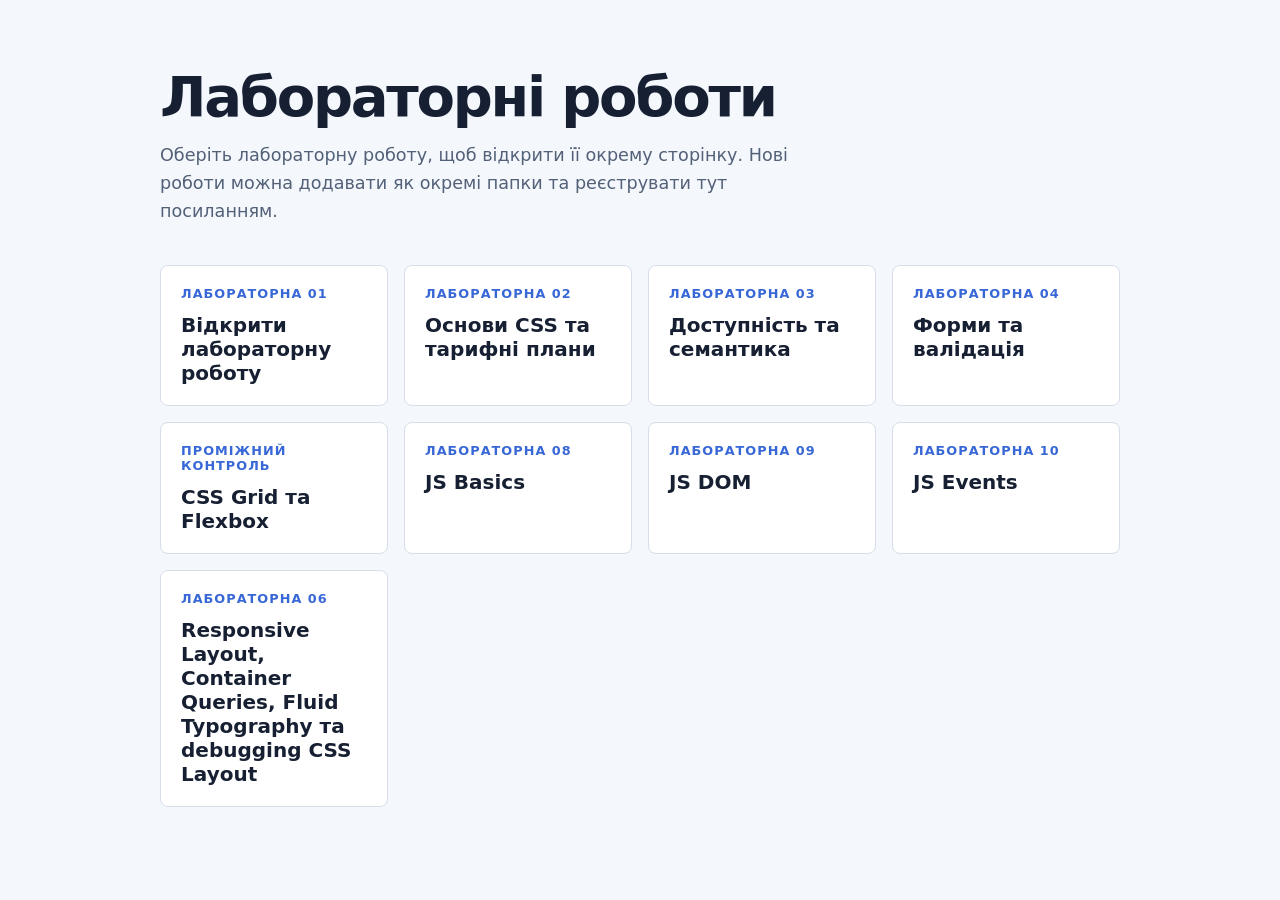
<file: index.html>
<!doctype html>
<html lang="uk">
  <head>
    <meta charset="utf-8" />
    <meta name="viewport" content="width=device-width, initial-scale=1" />
    <meta name="description" content="Навігація лабораторними роботами з веброзробки." />
    <title>Лабораторні роботи | Web Labs</title>
    <style>
      :root {
        color: #172033;
        background: #f4f7fb;
        font-family:
          system-ui,
          -apple-system,
          BlinkMacSystemFont,
          'Segoe UI',
          sans-serif;
      }

      body {
        margin: 0;
      }

      main {
        width: min(100% - 2rem, 60rem);
        margin: 0 auto;
        padding: 4rem 0;
      }

      h1 {
        margin: 0 0 0.75rem;
        font-size: clamp(2rem, 5vw, 3.5rem);
        letter-spacing: -0.04em;
      }

      .intro {
        max-width: 42rem;
        margin: 0 0 2.5rem;
        color: #526078;
        font-size: 1.1rem;
        line-height: 1.6;
      }

      .labs {
        display: grid;
        grid-template-columns: repeat(auto-fit, minmax(14rem, 1fr));
        gap: 1rem;
        margin: 0;
        padding: 0;
        list-style: none;
      }

      .lab-link {
        display: block;
        height: 100%;
        box-sizing: border-box;
        padding: 1.25rem;
        border: 1px solid #d7deea;
        border-radius: 0.5rem;
        color: inherit;
        background: #fff;
        text-decoration: none;
        transition:
          border-color 160ms ease,
          box-shadow 160ms ease,
          transform 160ms ease;
      }

      .lab-link:hover,
      .lab-link:focus-visible {
        border-color: #3867d6;
        box-shadow: 0 0.75rem 2rem rgb(37 62 112 / 12%);
        outline: none;
        transform: translateY(-2px);
      }

      .lab-number {
        display: block;
        margin-bottom: 0.75rem;
        color: #3867d6;
        font-size: 0.8rem;
        font-weight: 700;
        letter-spacing: 0.08em;
        text-transform: uppercase;
      }

      .lab-title {
        margin: 0;
        font-size: 1.25rem;
      }
    </style>
  </head>
  <body>
    <main>
      <h1>Лабораторні роботи</h1>
      <p class="intro">
        Оберіть лабораторну роботу, щоб відкрити її окрему сторінку. Нові роботи можна додавати як
        окремі папки та реєструвати тут посиланням.
      </p>

      <nav aria-label="Список лабораторних робіт">
        <ul class="labs">
          <li>
            <a class="lab-link" href="./lab_1/index.html">
              <span class="lab-number">Лабораторна 01</span>
              <h2 class="lab-title">Відкрити лабораторну роботу</h2>
            </a>
          </li>
          <li>
            <a class="lab-link" href="./lab_2/index.html">
              <span class="lab-number">Лабораторна 02</span>
              <h2 class="lab-title">Основи CSS та тарифні плани</h2>
            </a>
          </li>
          <li>
            <a class="lab-link" href="./lab_3/index.html">
              <span class="lab-number">Лабораторна 03</span>
              <h2 class="lab-title">Доступність та семантика</h2>
            </a>
          </li>
          <li>
            <a class="lab-link" href="./lab_4/index.html">
              <span class="lab-number">Лабораторна 04</span>
              <h2 class="lab-title">Форми та валідація</h2>
            </a>
          </li>
          <li>
            <a class="lab-link" href="./KR/index.html">
              <span class="lab-number">Проміжний Контроль</span>
              <h2 class="lab-title">CSS Grid та Flexbox</h2>
            </a>
          </li>
          <li>
            <a class="lab-link" href="./lab_8/index.html">
              <span class="lab-number">Лабораторна 08</span>
              <h2 class="lab-title">JS Basics</h2>
            </a>
          </li>
          <li>
            <a class="lab-link" href="./lab_9/index.html">
              <span class="lab-number">Лабораторна 09</span>
              <h2 class="lab-title">JS DOM</h2>
            </a>
          </li>
          <li>
            <a class="lab-link" href="./lab_10/index.html">
              <span class="lab-number">Лабораторна 10</span>
              <h2 class="lab-title">JS Events</h2>
            </a>
          </li>
          <li>
            <a class="lab-link" href="./lab_6/index.html">
              <span class="lab-number">Лабораторна 06</span>
              <h2 class="lab-title">
                Responsive Layout, Container Queries, Fluid Typography та debugging CSS Layout
              </h2>
            </a>
          </li>
        </ul>
      </nav>
    </main>
  </body>
</html>
</file>
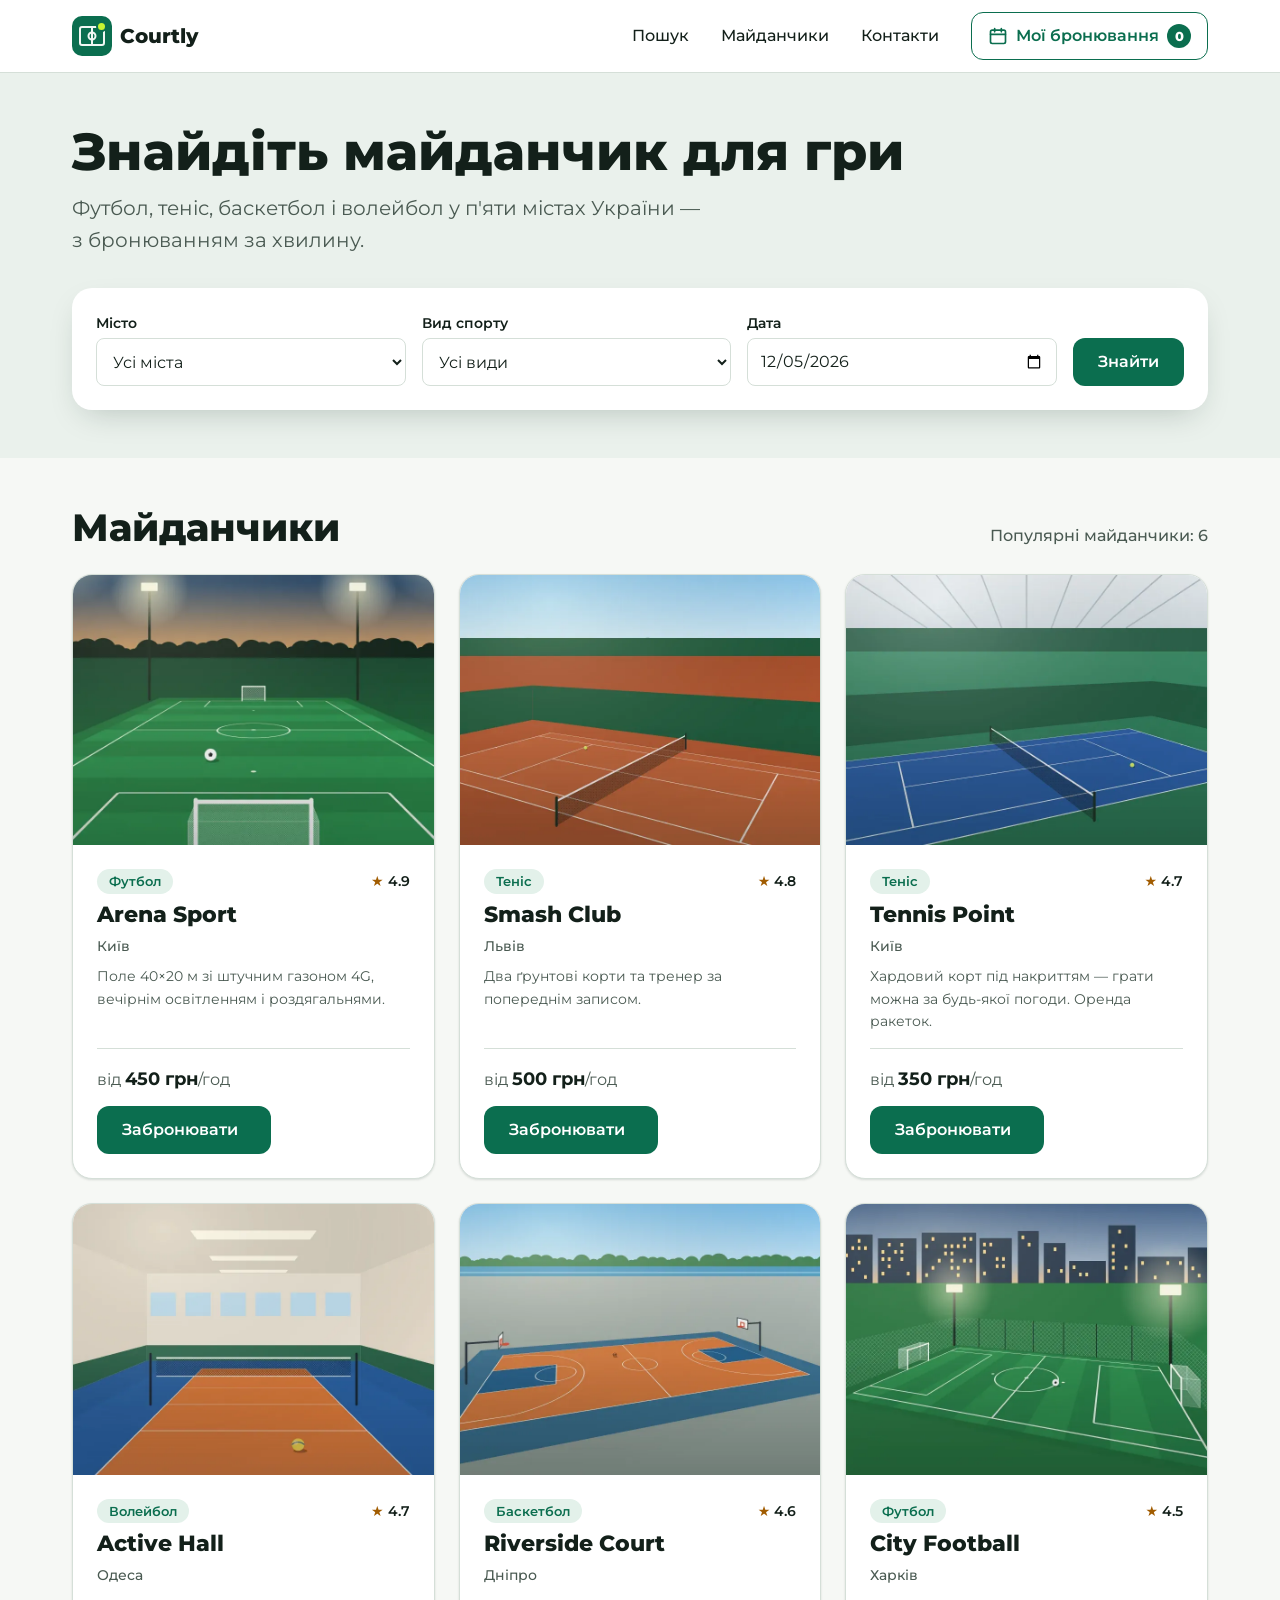
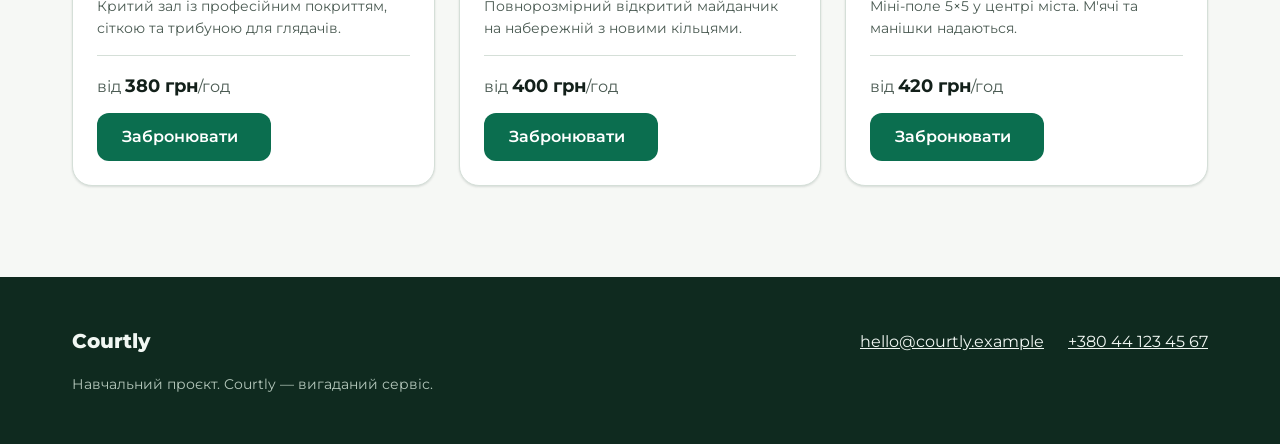
<file: lab_10/index.html>
<!doctype html>
<html lang="uk">
<head>
  <meta charset="utf-8">
  <meta name="viewport" content="width=device-width, initial-scale=1">
  <title>Courtly — пошук і бронювання спортивних майданчиків</title>
  <meta name="description" content="Знайдіть і забронюйте футбольне поле, тенісний корт, баскетбольний чи волейбольний майданчик у п'яти містах України.">
  <link rel="icon" href="img/favicon.svg" type="image/svg+xml">
  <link rel="preconnect" href="https://fonts.googleapis.com">
  <link rel="preconnect" href="https://fonts.gstatic.com" crossorigin>
  <link rel="stylesheet" href="https://fonts.googleapis.com/css2?family=Montserrat:wght@400..800&display=swap">
  <link rel="stylesheet" href="css/tokens.css">
  <link rel="stylesheet" href="css/styles.css">
  <script type="module" src="js/main.js"></script>
</head>
<body>
  <a class="skip-link" href="#main">Перейти до змісту</a>

  <header class="site-header">
    <div class="container site-header__inner">
      <a class="logo" href="./">
        <img src="img/logo-mark.svg" alt="" width="40" height="40">
        <span>Courtly</span>
      </a>

      <nav class="site-nav" id="site-nav" aria-label="Основна навігація">
        <ul class="site-nav__list">
          <li><a href="#search">Пошук</a></li>
          <li><a href="#venues">Майданчики</a></li>
          <li><a href="#contacts">Контакти</a></li>
        </ul>
      </nav>

      <button class="button button--outline bookings-toggle" type="button">
        <svg width="20" height="20" viewBox="0 0 24 24" aria-hidden="true" focusable="false">
          <rect x="3" y="5" width="18" height="16" rx="2" fill="none" stroke="currentColor" stroke-width="2"/>
          <path d="M3 10h18M8 3v4M16 3v4" stroke="currentColor" stroke-width="2" stroke-linecap="round"/>
        </svg>
        <span class="bookings-toggle__label">Мої бронювання</span>
        <span class="badge" id="bookings-count">0</span>
      </button>

      <button class="menu-toggle" type="button" aria-expanded="false" aria-controls="site-nav">
        <span class="visually-hidden">Меню</span>
        <svg width="24" height="24" viewBox="0 0 24 24" aria-hidden="true" focusable="false">
          <path d="M4 7h16M4 12h16M4 17h16" stroke="currentColor" stroke-width="2" stroke-linecap="round"/>
        </svg>
      </button>
    </div>
  </header>

  <main id="main">
    <section class="search" id="search" aria-labelledby="search-title">
      <div class="container">
        <h1 id="search-title">Знайдіть майданчик для гри</h1>
        <p class="lead">Футбол, теніс, баскетбол і волейбол у п'яти містах України — з бронюванням за хвилину.</p>

        <form class="search-form" id="search-form">
          <div class="field">
            <label for="city">Місто</label>
            <select id="city" name="city">
              <option value="">Усі міста</option>
              <option>Київ</option>
              <option>Львів</option>
              <option>Одеса</option>
              <option>Харків</option>
              <option>Дніпро</option>
            </select>
          </div>

          <div class="field">
            <label for="sport">Вид спорту</label>
            <select id="sport" name="sport">
              <option value="">Усі види</option>
              <option>Футбол</option>
              <option>Теніс</option>
              <option>Баскетбол</option>
              <option>Волейбол</option>
            </select>
          </div>

          <div class="field">
            <label for="date">Дата</label>
            <input id="date" name="date" type="date" required>
          </div>

          <button class="button button--primary search-form__submit" type="submit">Знайти</button>
        </form>
      </div>
    </section>

    <section class="results" id="venues" aria-labelledby="venues-title">
      <div class="container">
        <div class="results__head">
          <h2 id="venues-title">Майданчики</h2>
          <p class="results__status" id="status" role="status">Завантаження…</p>
        </div>
        <div class="results__grid" id="results" aria-busy="true"></div>
      </div>
    </section>
  </main>

  <footer class="site-footer" id="contacts">
    <div class="container site-footer__inner">
      <p class="site-footer__brand">Courtly</p>
      <ul class="site-footer__contacts">
        <li><a href="mailto:hello@courtly.example">hello@courtly.example</a></li>
        <li><a href="tel:+380441234567">+380 44 123 45 67</a></li>
      </ul>
      <p class="site-footer__note">Навчальний проєкт. Courtly — вигаданий сервіс.</p>
    </div>
  </footer>

  <dialog class="dialog" id="booking-dialog" aria-labelledby="booking-title">
    <form class="booking-form" id="booking-form">
      <h2 class="dialog__title" id="booking-title" data-field="name"></h2>
      <p class="dialog__meta" data-field="place"></p>

      <dl class="booking-form__summary">
        <div>
          <dt>Дата</dt>
          <dd data-field="date"></dd>
        </div>
      </dl>

      <div class="booking-form__fields">
        <div class="field">
          <label for="booking-time">Початок</label>
          <select id="booking-time" name="time">
            <option>08:00</option>
            <option>09:00</option>
            <option>10:00</option>
            <option>11:00</option>
            <option>12:00</option>
            <option>13:00</option>
            <option>14:00</option>
            <option>15:00</option>
            <option>16:00</option>
            <option>17:00</option>
            <option selected>18:00</option>
            <option>19:00</option>
            <option>20:00</option>
            <option>21:00</option>
          </select>
        </div>

        <div class="field">
          <label for="booking-hours">Тривалість</label>
          <select id="booking-hours" name="hours">
            <option value="1">1 година</option>
            <option value="2">2 години</option>
            <option value="3">3 години</option>
          </select>
        </div>
      </div>

      <p class="booking-form__total">До сплати: <strong data-field="total"></strong></p>

      <div class="dialog__actions">
        <button class="button button--outline" type="button" data-action="cancel">Скасувати</button>
        <button class="button button--primary" type="submit">Підтвердити</button>
      </div>
    </form>
  </dialog>

  <dialog class="dialog" id="bookings-dialog" aria-labelledby="bookings-title">
    <h2 class="dialog__title" id="bookings-title">Мої бронювання</h2>
    <ul class="bookings-list" id="bookings-list"></ul>
    <p class="bookings-empty" id="bookings-empty">Бронювань ще немає.</p>
    <div class="dialog__actions">
      <button class="button button--outline" type="button" data-action="close">Закрити</button>
    </div>
  </dialog>
</body>
</html>
</file>
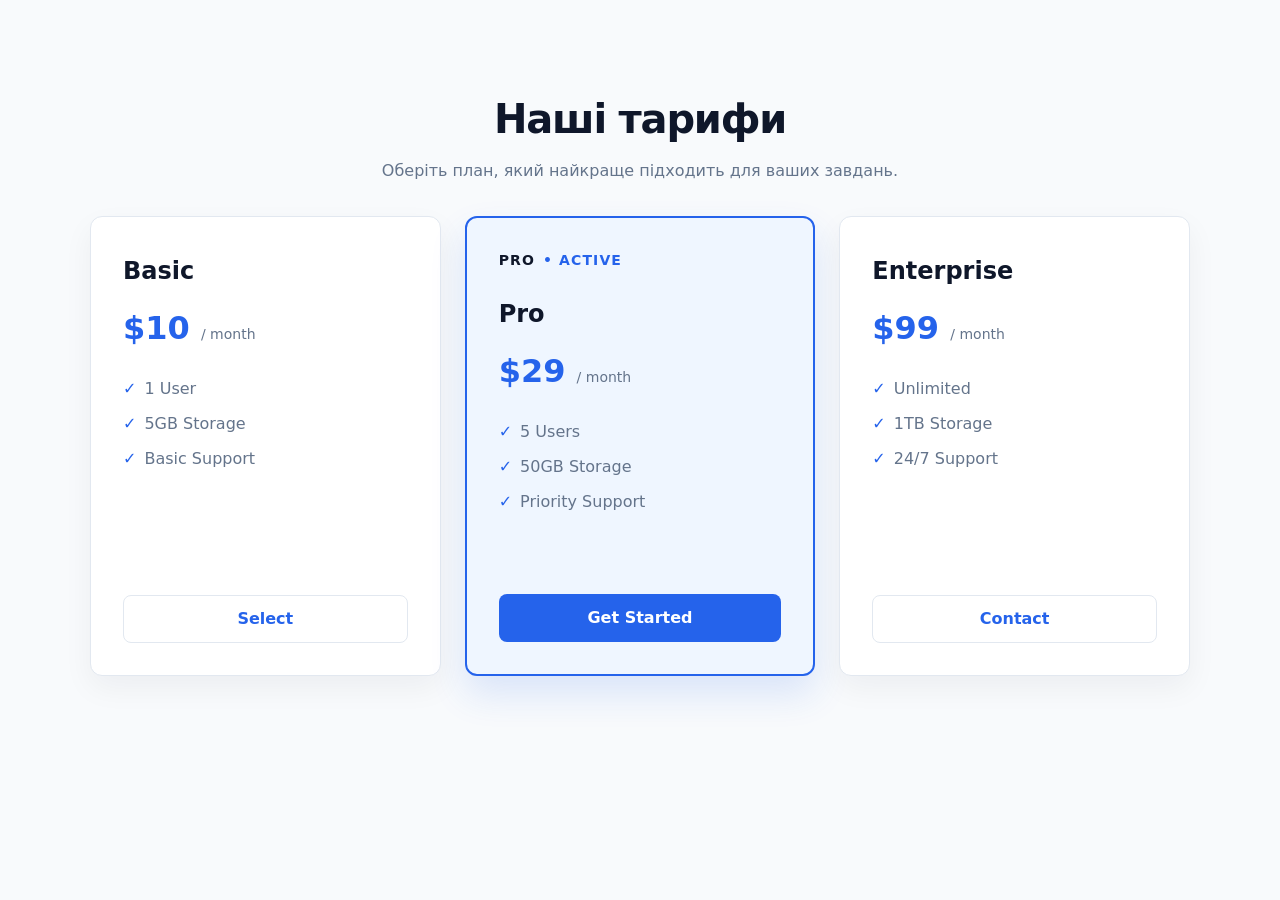
<file: lab_2/index.html>
<!doctype html>
<html lang="uk">
  <head>
    <meta charset="utf-8" />
    <meta name="viewport" content="width=device-width, initial-scale=1" />
    <meta name="description" content="Лабораторна робота №2: адаптивна секція тарифних планів." />
    <title>Тарифні плани | Лабораторна робота №2</title>
    <link rel="stylesheet" href="styles.css" />
  </head>
  <body>
    <main>
      <section class="pricing-section" aria-labelledby="pricing-title">
        <div class="pricing-container">
          <header class="section-header">
            <h1 id="pricing-title">Наші тарифи</h1>
            <p class="section-description">
              Оберіть план, який найкраще підходить для ваших завдань.
            </p>
          </header>

          <div class="pricing-grid">
            <article class="pricing-card">
              <div>
                <p class="pricing-card__label"></p>
                <h2>Basic</h2>
                <p class="pricing-card__price">$10 <span>/ month</span></p>
                <ul class="pricing-card__features">
                  <li>1 User</li>
                  <li>5GB Storage</li>
                  <li>Basic Support</li>
                </ul>
              </div>
              <button class="btn btn--secondary" type="button">Select</button>
            </article>

            <article class="pricing-card pricing-card--featured">
              <div class="pricing-card__content">
                <p class="pricing-card__badge">Pro <span>• Active</span></p>
                <p class="pricing-card__label"></p>
                <h2>Pro</h2>
                <p class="pricing-card__price">$29 <span>/ month</span></p>
                <ul class="pricing-card__features">
                  <li>5 Users</li>
                  <li>50GB Storage</li>
                  <li>Priority Support</li>
                </ul>
              </div>
              <button class="btn btn--primary" type="button">Get Started</button>
            </article>

            <article class="pricing-card">
              <div>
                <p class="pricing-card__label"></p>
                <h2>Enterprise</h2>
                <p class="pricing-card__price">$99 <span>/ month</span></p>
                <ul class="pricing-card__features">
                  <li>Unlimited</li>
                  <li>1TB Storage</li>
                  <li>24/7 Support</li>
                </ul>
              </div>
              <button class="btn btn--secondary" type="button">Contact</button>
            </article>
          </div>
        </div>
      </section>
    </main>
  </body>
</html>
</file>
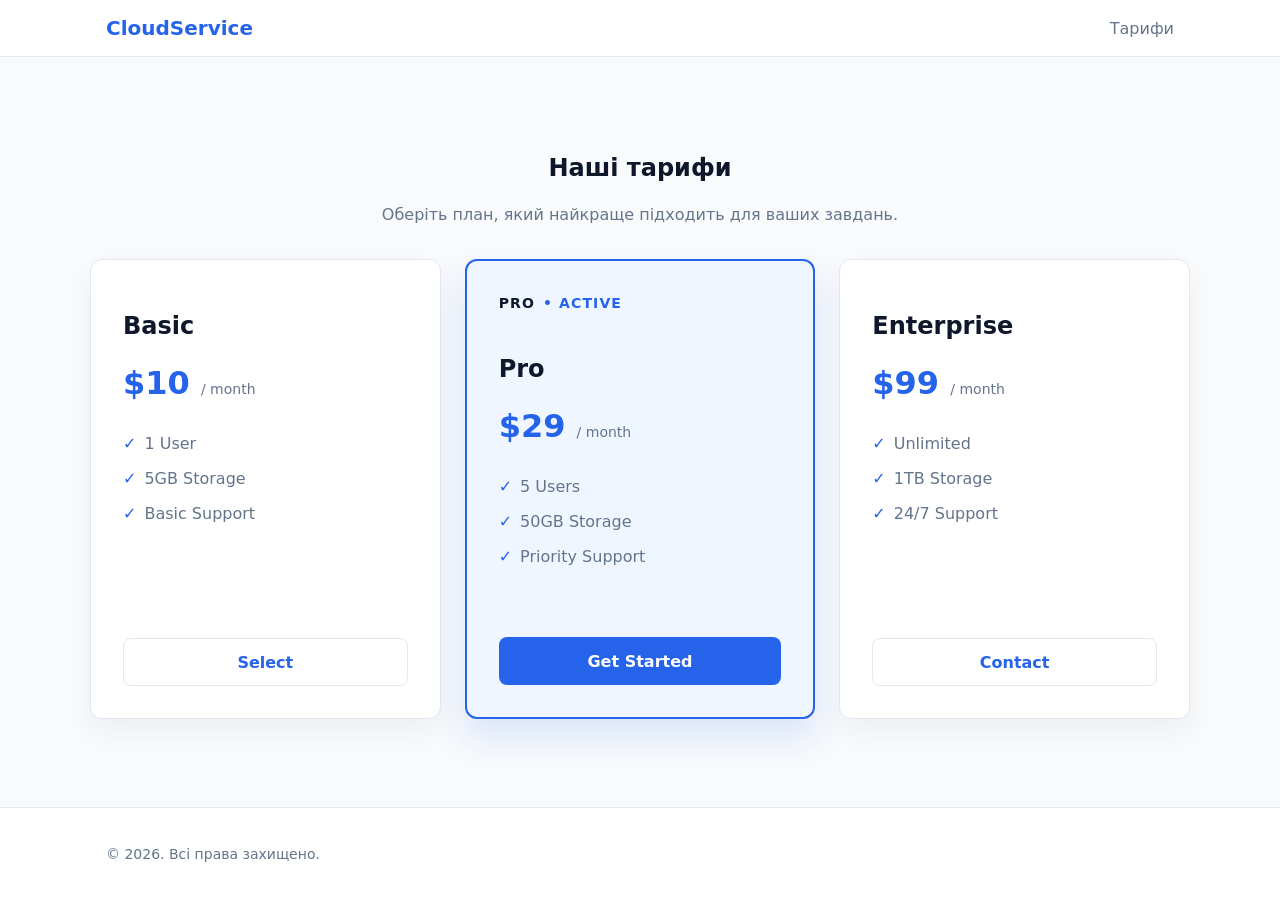
<file: lab_3/index.html>
<!doctype html>
<html lang="uk">
  <head>
    <meta charset="utf-8" />
    <meta name="viewport" content="width=device-width, initial-scale=1" />
    <title>Наші тарифи — Basic, Pro, Enterprise</title>
    <meta
      name="description"
      content="Оберіть план, який найкраще підходить для ваших завдань: тарифи Basic, Pro та Enterprise."
    />
    <link rel="canonical" href="https://<username>.github.io/<repository>/" />
    <link rel="stylesheet" href="styles.css" />
  </head>
  <body>
    <header class="site-header">
      <div class="site-header__container">
        <a href="/" class="site-logo" aria-label="Головна сторінка">CloudService</a>
        <nav class="site-nav" aria-label="Головна навігація">
          <ul class="site-nav__list">
            <li><a href="#pricing" class="site-nav__link">Тарифи</a></li>
          </ul>
        </nav>
      </div>
    </header>

    <main>
      <section id="pricing" class="pricing-section" aria-labelledby="pricing-title">
        <div class="pricing-container">
          <header class="section-header">
            <h1 id="pricing-title">Наші тарифи</h1>
            <p class="section-description">
              Оберіть план, який найкраще підходить для ваших завдань.
            </p>
          </header>

          <div class="pricing-grid">
            <article class="pricing-card" aria-labelledby="plan-basic">
              <div>
                <p class="pricing-card__label"></p>
                <h2 id="plan-basic" class="pricing-card__title">Basic</h2>
                <p class="pricing-card__price">$10 <span>/ month</span></p>
                <ul class="pricing-card__features" aria-label="Особливості тарифу Basic">
                  <li>1 User</li>
                  <li>5GB Storage</li>
                  <li>Basic Support</li>
                </ul>
              </div>
              <a
                href="/checkout?plan=basic"
                class="btn btn--secondary"
                aria-label="Select plan Basic"
                >Select</a
              >
            </article>

            <article class="pricing-card pricing-card--featured" aria-labelledby="plan-pro">
              <div class="pricing-card__content">
                <p class="pricing-card__badge">Pro <span>• Active</span></p>
                <p class="pricing-card__label"></p>
                <h2 id="plan-pro" class="pricing-card__title">Pro</h2>
                <p class="pricing-card__price">$29 <span>/ month</span></p>
                <ul class="pricing-card__features" aria-label="Особливості тарифу Pro">
                  <li>5 Users</li>
                  <li>50GB Storage</li>
                  <li>Priority Support</li>
                </ul>
              </div>
              <a
                href="/checkout?plan=pro"
                class="btn btn--primary"
                aria-label="Get Started with Pro"
                >Get Started</a
              >
            </article>

            <article class="pricing-card" aria-labelledby="plan-enterprise">
              <div>
                <p class="pricing-card__label"></p>
                <h2 id="plan-enterprise" class="pricing-card__title">Enterprise</h2>
                <p class="pricing-card__price">$99 <span>/ month</span></p>
                <ul class="pricing-card__features" aria-label="Особливості тарифу Enterprise">
                  <li>Unlimited</li>
                  <li>1TB Storage</li>
                  <li>24/7 Support</li>
                </ul>
              </div>
              <button
                class="btn btn--secondary"
                type="button"
                aria-haspopup="dialog"
                aria-label="Contact sales for Enterprise"
              >
                Contact
              </button>
            </article>
          </div>
        </div>
      </section>
    </main>

    <footer class="site-footer">
      <div class="site-footer__container">
        <p>&copy; 2026. Всі права захищено.</p>
      </div>
    </footer>
  </body>
</html>
</file>
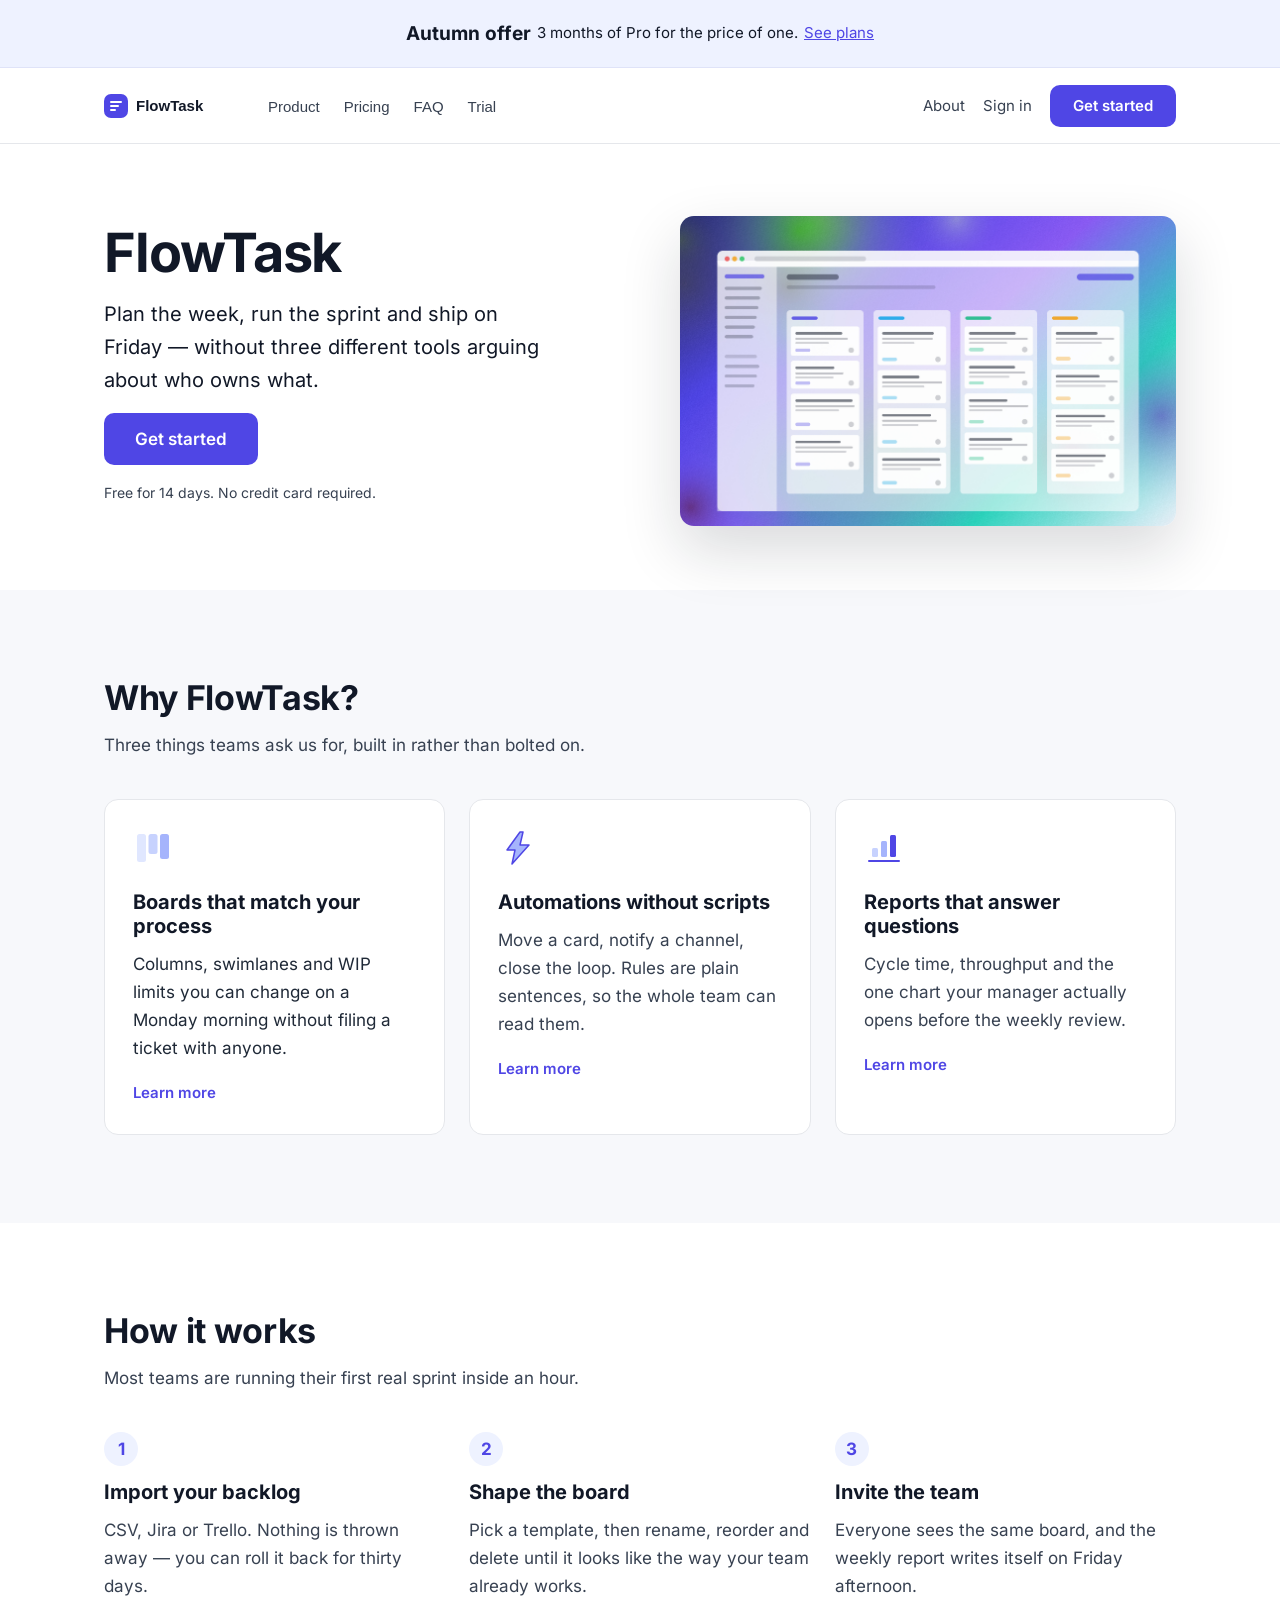
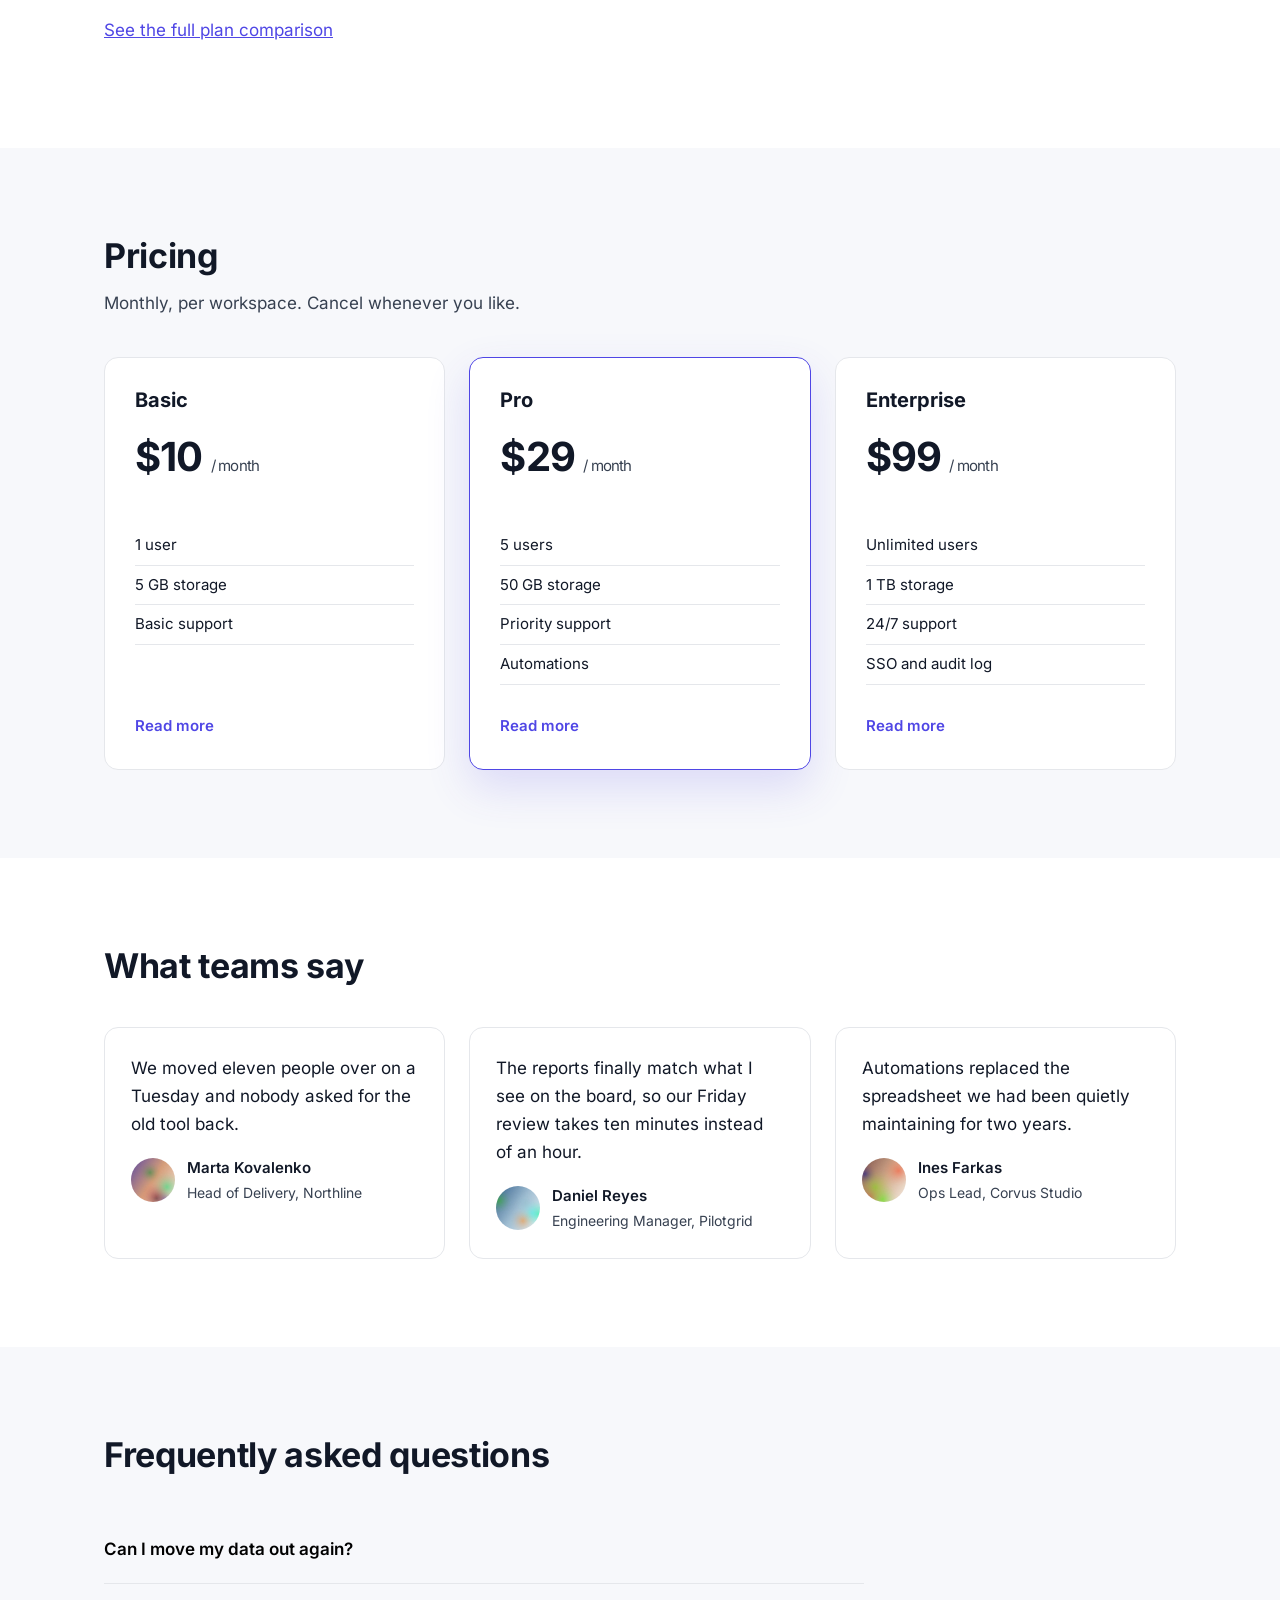
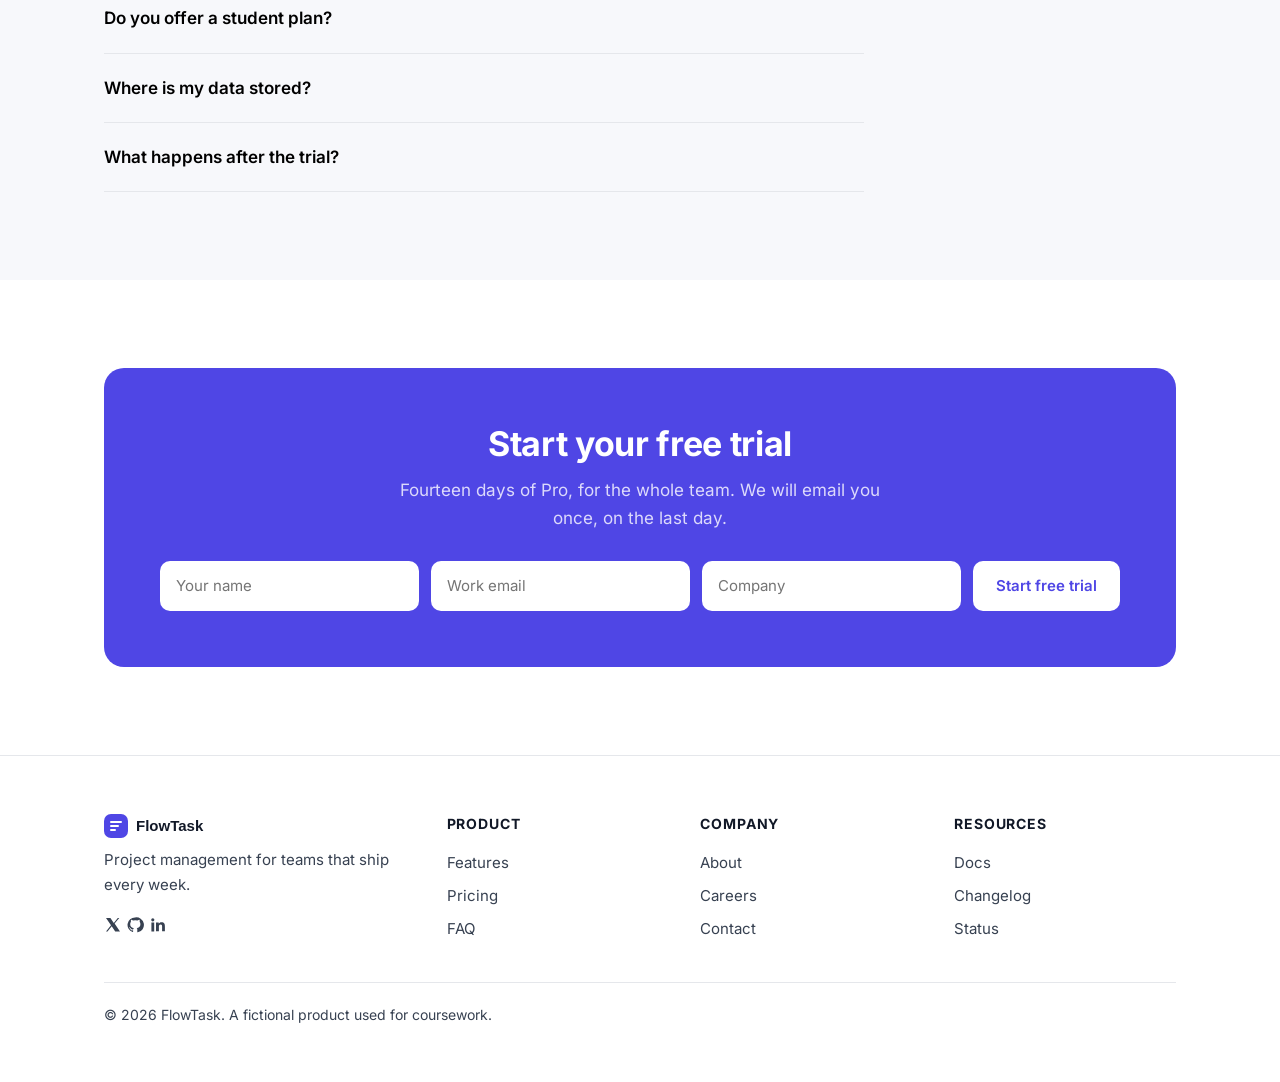
<file: lab_4/index.html>
<!doctype html>
<html lang="en">
  <head>
    <meta charset="utf-8" />
    <meta name="viewport" content="width=device-width, initial-scale=1" />
    <title>FlowTask</title>
    <meta
      name="description"
      content="FlowTask helps teams plan weekly work, manage sprints, automate workflows, and deliver projects without losing visibility across the board."
    />
    <meta property="og:title" content="FlowTask | Weekly planning for shipping teams" />
    <meta
      property="og:description"
      content="Plan the week, run the sprint and ship on Friday with FlowTask."
    />
    <meta property="og:image" content="https://web-labs-eight.vercel.app/lab_4/img/hero.jpg" />
    <meta property="og:url" content="https://web-labs-eight.vercel.app/lab_4/index.html" />
    <meta property="og:type" content="website" />
    <link rel="canonical" href="https://web-labs-eight.vercel.app/lab_4/index.html" />
    <link rel="preload" as="image" href="img/hero.jpg" fetchpriority="high" />
    <link rel="icon" href="img/logo.svg" type="image/svg+xml" />
    <link rel="stylesheet" href="css/styles.css" />
    <script src="js/main.js"></script>
    <script type="application/ld+json">
      {
        "@context": "https://schema.org",
        "@type": "Product",
        "name": "FlowTask Pro",
        "description": "Project management for teams that ship every week.",
        "brand": {
          "@type": "Brand",
          "name": "FlowTask"
        },
        "aggregateRating": {
          "@type": "AggregateRating",
          "ratingValue": "4.9",
          "reviewCount": "1284"
        },
        "offers": {
          "@type": "Offer",
          "price": "19.00",
          "priceCurrency": "USD",
          "availability": "https://schema.org/InStock"
        }
      }
    </script>
  </head>
  <body>
    <div class="promo" aria-live="polite">
      <strong>Autumn offer</strong> 3 months of Pro for the price of one.
      <a href="#pricing">See plans</a>
    </div>

    <header class="site-header">
      <div class="site-header__inner">
        <img class="logo" src="img/logo.svg" alt="FlowTask" width="132" height="28" />

        <nav class="nav" role="navigation" aria-label="Main navigation">
          <button class="nav-item" type="button" data-target="features">Product</button>
          <button class="nav-item" type="button" data-target="pricing">Pricing</button>
          <button class="nav-item" type="button" data-target="faq">FAQ</button>
          <button class="nav-item" type="button" data-target="trial">Trial</button>
        </nav>

        <div class="site-header__actions">
          <a class="link-quiet" href="about.html">About</a>
          <a class="link-quiet" href="#" aria-label="Sign in">Sign in</a>
          <button class="btn btn--primary" type="button" aria-label="Get started" id="header-cta">
            Get started
          </button>
        </div>
      </div>
    </header>

    <main>
      <section class="hero">
        <div class="shell hero__grid">
          <div class="hero__copy">
            <h1>FlowTask</h1>
            <p class="hero__lead">
              Plan the week, run the sprint and ship on Friday — without three different tools
              arguing about who owns what.
            </p>
            <button class="button button--primary button--lg" id="hero-cta" type="button">
              Get started
            </button>
            <p class="hero__note muted">Free for 14 days. No credit card required.</p>
          </div>
          <img
            class="hero__image"
            src="img/hero.jpg"
            alt="FlowTask workspace dashboard interface"
            width="1200"
            height="820"
            fetchpriority="high"
            loading="eager"
            decoding="async"
          />
        </div>
      </section>

      <section class="section section--alt" id="features">
        <div class="shell">
          <div class="section__head">
            <h2>Why FlowTask?</h2>
            <p class="muted">Three things teams ask us for, built in rather than bolted on.</p>
          </div>

          <div class="grid-3">
            <div class="card">
              <img class="card__icon" src="img/feature-1.svg" alt="icon" width="40" height="40" />
              <h3>Boards that match your process</h3>
              <p class="soft">
                Columns, swimlanes and WIP limits you can change on a Monday morning without filing
                a ticket with anyone.
              </p>
              <a class="card__link" href="#">Learn more</a>
            </div>

            <div class="card">
              <img class="card__icon" src="img/feature-2.svg" alt="" width="40" height="40" />
              <h3>Automations without scripts</h3>
              <p class="muted">
                Move a card, notify a channel, close the loop. Rules are plain sentences, so the
                whole team can read them.
              </p>
              <a class="card__link" href="#">Learn more</a>
            </div>

            <div class="card">
              <img class="card__icon" src="img/feature-3.svg" alt="" width="40" height="40" />
              <h3>Reports that answer questions</h3>
              <p class="muted">
                Cycle time, throughput and the one chart your manager actually opens before the
                weekly review.
              </p>
              <a class="card__link" href="#">Learn more</a>
            </div>
          </div>
        </div>
      </section>

      <section class="section" id="how">
        <div class="shell">
          <div class="section__head">
            <h2>How it works</h2>
            <p class="muted">Most teams are running their first real sprint inside an hour.</p>
          </div>

          <div class="grid-3">
            <div>
              <span class="step__num">1</span>
              <h3>Import your backlog</h3>
              <p class="muted">
                CSV, Jira or Trello. Nothing is thrown away — you can roll it back for thirty days.
              </p>
            </div>
            <div>
              <span class="step__num">2</span>
              <h3>Shape the board</h3>
              <p class="muted">
                Pick a template, then rename, reorder and delete until it looks like the way your
                team already works.
              </p>
            </div>
            <div>
              <span class="step__num">3</span>
              <h3>Invite the team</h3>
              <p class="muted">
                Everyone sees the same board, and the weekly report writes itself on Friday
                afternoon.
              </p>
            </div>
          </div>

          <p><a href="#pricing-details">See the full plan comparison</a></p>
        </div>
      </section>

      <section class="section section--alt" id="pricing">
        <div class="shell">
          <div class="section__head">
            <h2>Pricing</h2>
            <p class="muted">Monthly, per workspace. Cancel whenever you like.</p>
          </div>

          <div class="grid-3">
            <div class="plan">
              <h3>Basic</h3>
              <p class="plan__price">$10 <span class="plan__period">/ month</span></p>
              <ul class="plan__list">
                <li>1 user</li>
                <li>5 GB storage</li>
                <li>Basic support</li>
              </ul>
              <div class="plan__cta">
                <a class="card__link" href="#">Read more</a>
              </div>
            </div>

            <div class="plan plan--featured">
              <h3>Pro</h3>
              <p class="plan__price">$29 <span class="plan__period">/ month</span></p>
              <ul class="plan__list">
                <li>5 users</li>
                <li>50 GB storage</li>
                <li>Priority support</li>
                <li>Automations</li>
              </ul>
              <div class="plan__cta">
                <a class="card__link" href="#">Read more</a>
              </div>
            </div>

            <div class="plan">
              <h3>Enterprise</h3>
              <p class="plan__price">$99 <span class="plan__period">/ month</span></p>
              <ul class="plan__list">
                <li>Unlimited users</li>
                <li>1 TB storage</li>
                <li>24/7 support</li>
                <li>SSO and audit log</li>
              </ul>
              <div class="plan__cta">
                <a class="card__link" href="#">Read more</a>
              </div>
            </div>
          </div>
        </div>
      </section>

      <section class="section" id="testimonials">
        <div class="shell">
          <div class="section__head">
            <h2>What teams say</h2>
          </div>

          <div class="grid-3">
            <div class="quote">
              <p>
                We moved eleven people over on a Tuesday and nobody asked for the old tool back.
              </p>
              <div class="quote__person">
                <img class="quote__avatar" src="img/avatar-1.jpg" alt="" width="44" height="44" />
                <div>
                  <div class="quote__name">Marta Kovalenko</div>
                  <div class="quote__role">Head of Delivery, Northline</div>
                </div>
              </div>
            </div>

            <div class="quote">
              <p>
                The reports finally match what I see on the board, so our Friday review takes ten
                minutes instead of an hour.
              </p>
              <div class="quote__person">
                <img class="quote__avatar" src="img/avatar-2.jpg" alt="" width="44" height="44" />
                <div>
                  <div class="quote__name">Daniel Reyes</div>
                  <div class="quote__role">Engineering Manager, Pilotgrid</div>
                </div>
              </div>
            </div>

            <div class="quote">
              <p>
                Automations replaced the spreadsheet we had been quietly maintaining for two years.
              </p>
              <div class="quote__person">
                <img class="quote__avatar" src="img/avatar-3.jpg" alt="" width="44" height="44" />
                <div>
                  <div class="quote__name">Ines Farkas</div>
                  <div class="quote__role">Ops Lead, Corvus Studio</div>
                </div>
              </div>
            </div>
          </div>
        </div>
      </section>

      <section class="section section--alt" id="faq">
        <div class="shell">
          <div class="section__head">
            <h2>Frequently asked questions</h2>
          </div>

          <div class="faq">
            <div class="faq__item">
              <button class="faq__q" type="button" aria-expanded="true">
                Can I move my data out again?
              </button>
              <div class="faq__a">
                <p>
                  Yes. Every board exports to CSV and JSON, including comments and history, and the
                  export runs on demand rather than on a schedule.
                </p>
              </div>
            </div>

            <div class="faq__item">
              <button class="faq__q" type="button" aria-expanded="true">
                Do you offer a student plan?
              </button>
              <div class="faq__a">
                <p>
                  Students and non-profits get Pro at no cost for a year. Write to us from an
                  institutional address and we will switch the workspace over.
                </p>
              </div>
            </div>

            <div class="faq__item">
              <button class="faq__q" type="button" aria-expanded="true">
                Where is my data stored?
              </button>
              <div class="faq__a">
                <p>
                  In the EU by default. Enterprise workspaces can pin storage to a specific region
                  and receive an audit log of every access.
                </p>
              </div>
            </div>

            <div class="faq__item">
              <button class="faq__q" type="button" aria-expanded="true">
                What happens after the trial?
              </button>
              <div class="faq__a">
                <p>
                  The workspace becomes read-only for thirty days. Nothing is deleted until you ask
                  us to delete it.
                </p>
              </div>
            </div>
          </div>
        </div>
      </section>

      <section class="section" id="trial">
        <div class="shell">
          <div class="trial">
            <h2>Start your free trial</h2>
            <p class="trial__lead">
              Fourteen days of Pro, for the whole team. We will email you once, on the last day.
            </p>

            <form class="trial__form" id="trial-form">
              <input class="trial__input" type="text" name="name" placeholder="Your name" />
              <input class="trial__input" type="email" name="email" placeholder="Work email" />
              <input class="trial__input" type="text" name="company" placeholder="Company" />
              <button class="button button--invert" id="trial-submit" type="button">
                Start free trial
              </button>
            </form>
          </div>
        </div>
      </section>
    </main>

    <footer class="site-footer">
      <div class="shell">
        <div class="site-footer__cols">
          <div>
            <img src="img/logo.svg" alt="FlowTask" width="132" height="28" />
            <p class="muted">Project management for teams that ship every week.</p>
            <div class="social">
              <a href="#" aria-label="Follow FlowTask on X">
                <svg
                  width="18"
                  height="18"
                  viewBox="0 0 18 18"
                  aria-hidden="true"
                  focusable="false"
                >
                  <path
                    d="M10.6 7.6 15.3 2h-1.5l-4 4.9L6.4 2H2l5 7.3L2 15.5h1.5l4.2-5.2 3.5 5.2H16l-5.4-7.9Z"
                    fill="#374151"
                  />
                </svg>
              </a>
              <a href="#" aria-label="View FlowTask GitHub profile">
                <svg
                  width="18"
                  height="18"
                  viewBox="0 0 18 18"
                  aria-hidden="true"
                  focusable="false"
                >
                  <path
                    d="M9 1.5a7.5 7.5 0 0 0-2.4 14.6c.4.1.5-.2.5-.4v-1.4c-2 .4-2.5-.5-2.7-1-.1-.3-.6-1-1-1.2-.3-.2-.8-.6 0-.6.7 0 1.2.7 1.4 1 .8 1.3 2 1 2.5.7.1-.6.3-1 .6-1.2-1.8-.2-3.7-.9-3.7-4 0-.9.3-1.6.8-2.2-.1-.2-.4-1 .1-2.1 0 0 .7-.2 2.2.8a7.4 7.4 0 0 1 4 0c1.5-1 2.2-.8 2.2-.8.5 1.1.2 1.9.1 2.1.5.6.8 1.3.8 2.2 0 3.1-1.9 3.8-3.7 4 .3.3.6.8.6 1.6v2.3c0 .2.1.5.5.4A7.5 7.5 0 0 0 9 1.5Z"
                    fill="#374151"
                  />
                </svg>
              </a>
              <a href="#" aria-label="View FlowTask LinkedIn profile">
                <svg
                  width="18"
                  height="18"
                  viewBox="0 0 18 18"
                  aria-hidden="true"
                  focusable="false"
                >
                  <path
                    d="M3.4 6.4h2.8v9H3.4v-9Zm1.4-4.2a1.6 1.6 0 1 1 0 3.2 1.6 1.6 0 0 1 0-3.2ZM8 6.4h2.7v1.2h.1c.4-.7 1.3-1.4 2.7-1.4 2.9 0 3.4 1.8 3.4 4.2v4.9h-2.8v-4.4c0-1 0-2.4-1.5-2.4s-1.7 1.1-1.7 2.3v4.5H8v-9Z"
                    fill="#374151"
                  />
                </svg>
              </a>
            </div>
          </div>

          <div>
            <div class="site-footer__title">Product</div>
            <ul>
              <li><a href="#features">Features</a></li>
              <li><a href="#pricing">Pricing</a></li>
              <li><a href="#faq">FAQ</a></li>
            </ul>
          </div>

          <div>
            <div class="site-footer__title">Company</div>
            <ul>
              <li><a href="about.html">About</a></li>
              <li><a href="#">Careers</a></li>
              <li><a href="#">Contact</a></li>
            </ul>
          </div>

          <div>
            <div class="site-footer__title">Resources</div>
            <ul>
              <li><a href="#">Docs</a></li>
              <li><a href="#">Changelog</a></li>
              <li><a href="#">Status</a></li>
            </ul>
          </div>
        </div>

        <p class="legal">© 2026 FlowTask. A fictional product used for coursework.</p>
      </div>
    </footer>
  </body>
</html>
</file>
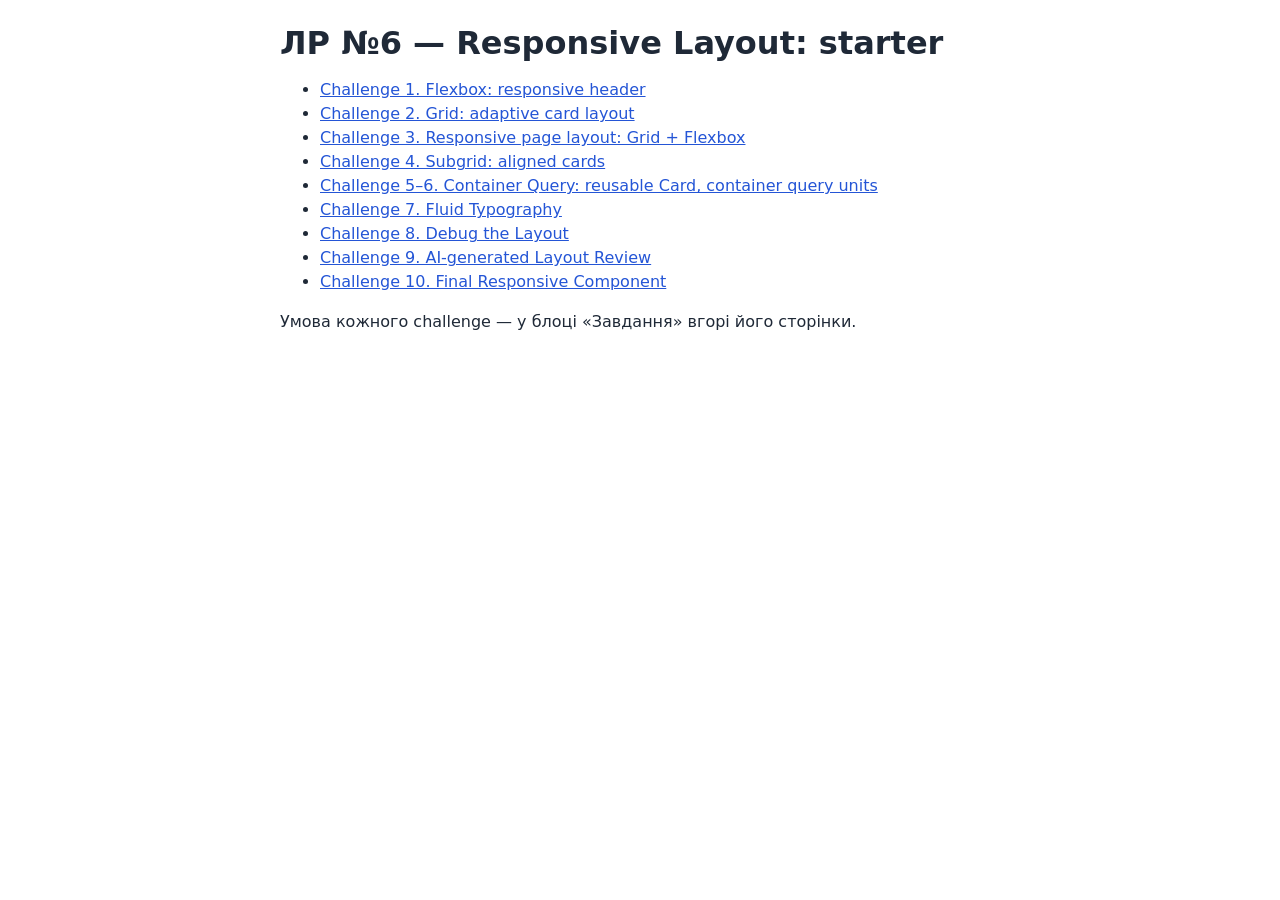
<file: lab_6/index.html>
<!doctype html>
<html lang="uk">
<head>
  <meta charset="utf-8">
  <meta name="viewport" content="width=device-width, initial-scale=1">
  <title>ЛР №6 — starter</title>
  <link rel="stylesheet" href="base.css">
  <style>
    body { padding: 1.5rem; max-inline-size: 48rem; margin-inline: auto; }
  </style>
</head>
<body>
  <h1>ЛР №6 — Responsive Layout: starter</h1>
  <ul>
    <li><a href="challenge-01/index.html">Challenge 1. Flexbox: responsive header</a></li>
    <li><a href="challenge-02/index.html">Challenge 2. Grid: adaptive card layout</a></li>
    <li><a href="challenge-03/index.html">Challenge 3. Responsive page layout: Grid + Flexbox</a></li>
    <li><a href="challenge-04/index.html">Challenge 4. Subgrid: aligned cards</a></li>
    <li><a href="challenge-05/index.html">Challenge 5–6. Container Query: reusable Card, container query units</a></li>
    <li><a href="challenge-07/index.html">Challenge 7. Fluid Typography</a></li>
    <li><a href="challenge-08/index.html">Challenge 8. Debug the Layout</a></li>
    <li><a href="challenge-09/index.html">Challenge 9. AI-generated Layout Review</a></li>
    <li><a href="challenge-10/index.html">Challenge 10. Final Responsive Component</a></li>
  </ul>
  <p>Умова кожного challenge — у блоці «Завдання» вгорі його сторінки.</p>
</body>
</html>
</file>
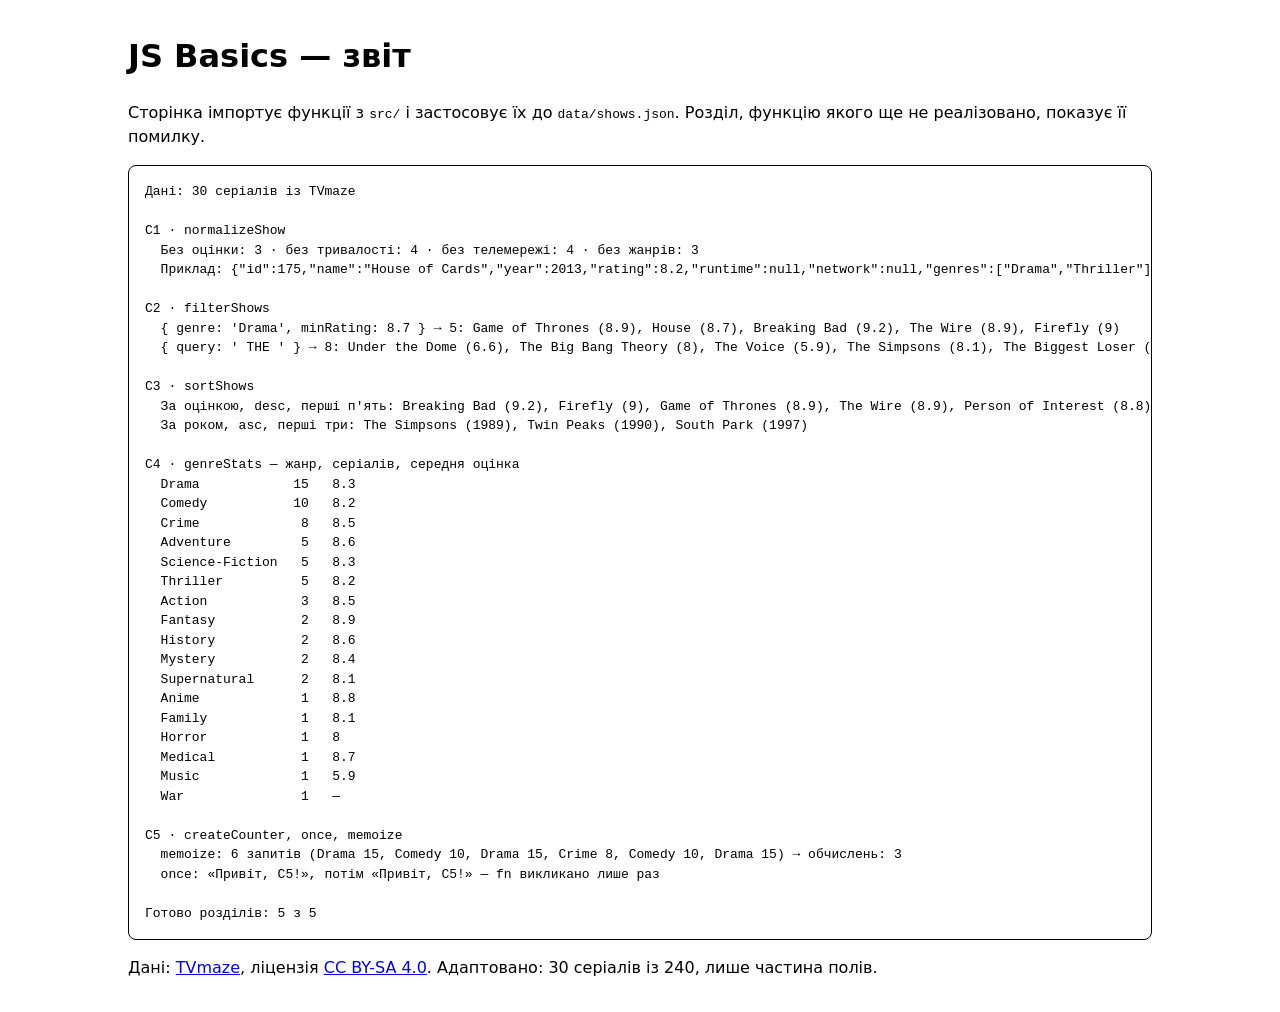
<file: lab_8/index.html>
<!doctype html>
<html lang="uk">
  <head>
    <meta charset="utf-8" />
    <meta name="viewport" content="width=device-width, initial-scale=1" />
    <title>JS Basics — звіт</title>
    <link rel="icon" href="data:," />
    <style>
      :root {
        color-scheme: light dark;
        font-family: system-ui, sans-serif;
        line-height: 1.5;
      }
      body {
        max-width: 64rem;
        margin: 2rem auto;
        padding: 0 1rem;
      }
      pre {
        padding: 1rem;
        overflow-x: auto;
        border: 1px solid;
        border-radius: 0.5rem;
      }
    </style>
    <script type="module" src="main.js"></script>
  </head>
  <body>
    <h1>JS Basics — звіт</h1>
    <p>
      Сторінка імпортує функції з <code>src/</code> і застосовує їх до <code>data/shows.json</code>.
      Розділ, функцію якого ще не реалізовано, показує її помилку.
    </p>
    <pre id="report">
Звіт не згенеровано: main.js не виконався.
Відкрийте Console (F12). Якщо адреса сторінки починається з file://,
відкрийте її через Live Preview (див. README.md).</pre>
    <footer>
      <p>
        Дані: <a href="https://www.tvmaze.com">TVmaze</a>, ліцензія
        <a href="https://creativecommons.org/licenses/by-sa/4.0/">CC BY-SA 4.0</a>. Адаптовано: 30
        серіалів із 240, лише частина полів.
      </p>
    </footer>
  </body>
</html>
</file>
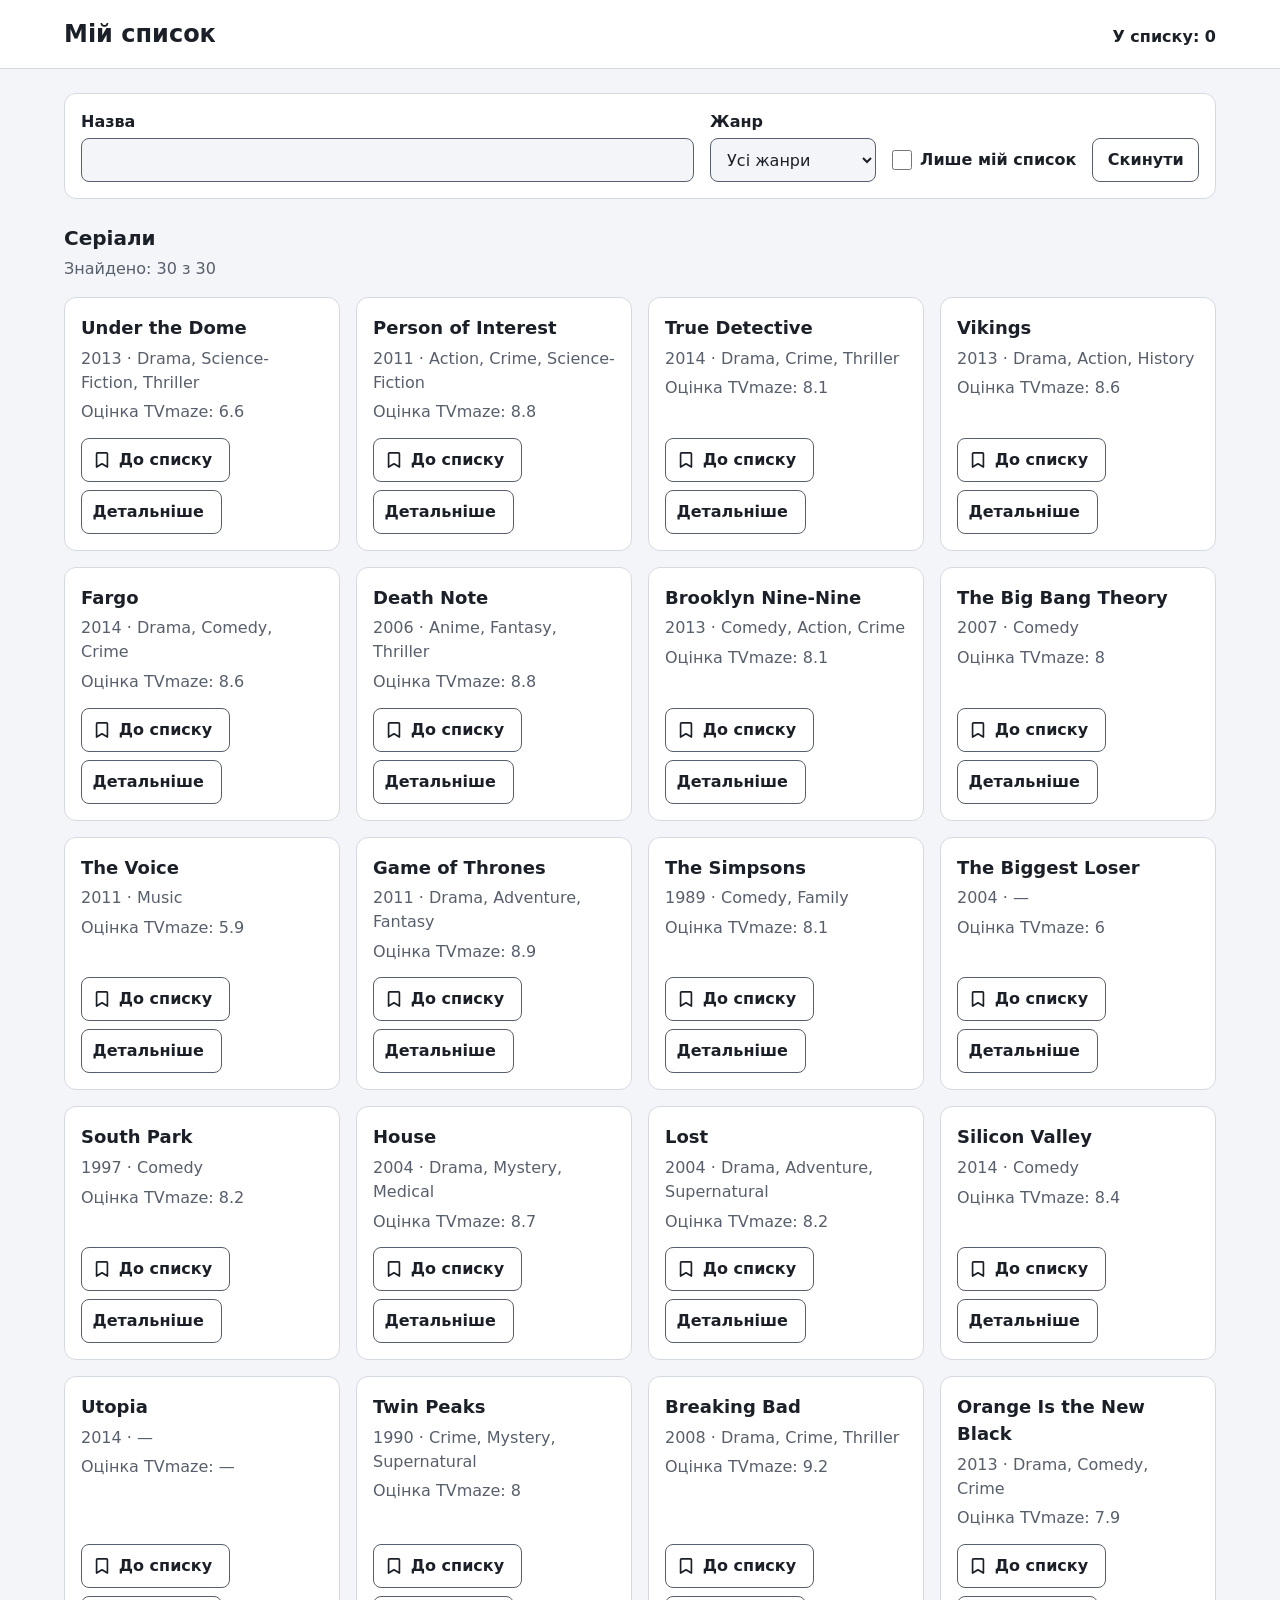
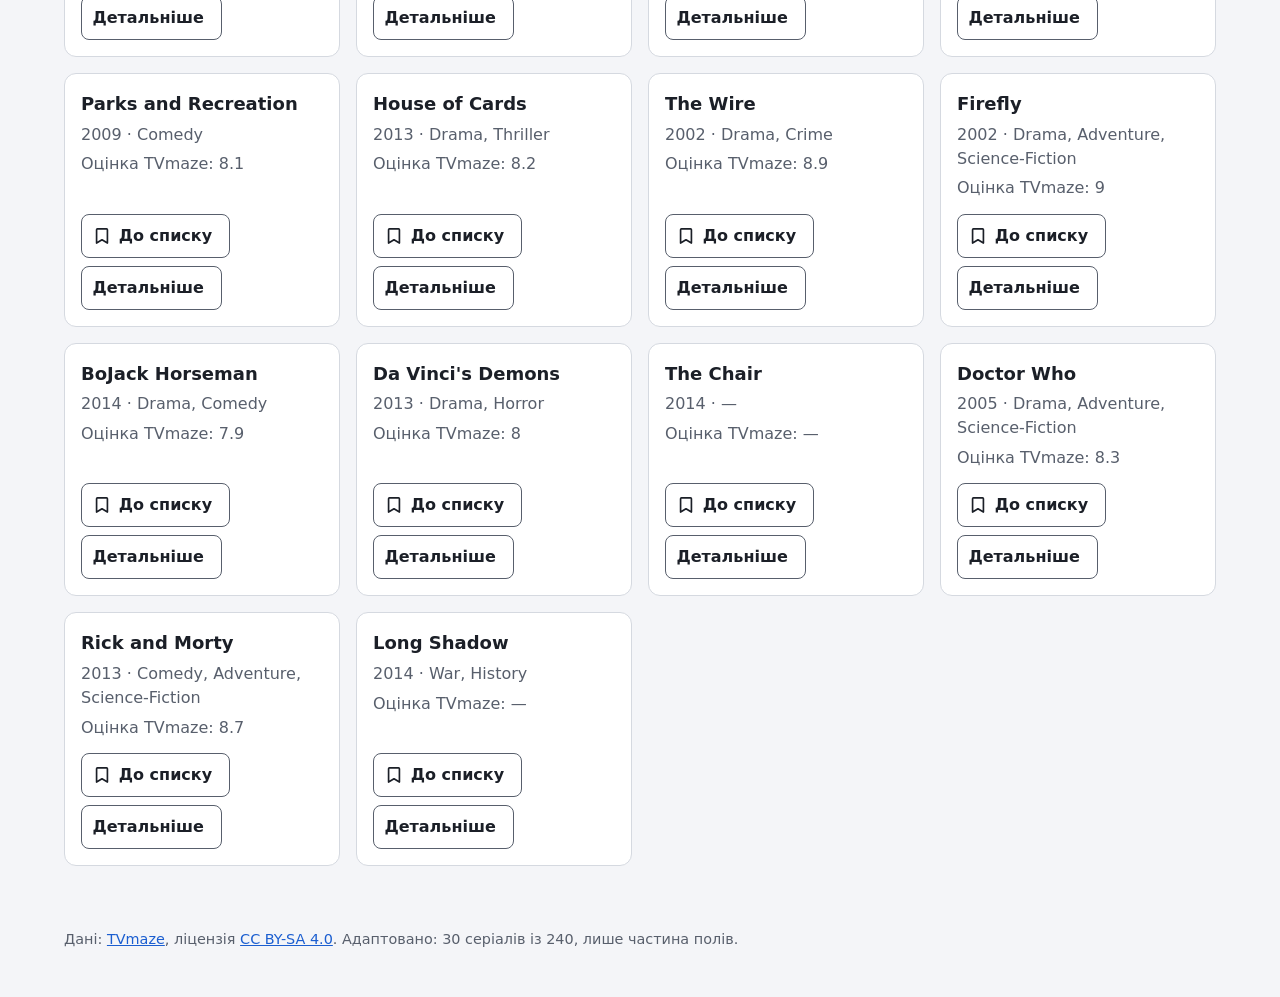
<file: lab_9/index.html>
<!doctype html>
<html lang="uk">
  <head>
    <meta charset="utf-8" />
    <meta name="viewport" content="width=device-width, initial-scale=1" />
    <title>Мій список — серіали TVmaze</title>
    <meta name="description" content="Каталог 30 серіалів TVmaze з пошуком, моїм списком і нотатками." />
    <link rel="icon" href="data:," />
    <link rel="stylesheet" href="styles.css" />
    <script type="module" src="src/main.js"></script>
  </head>
  <body>
    <header class="site-header">
      <div class="container site-header__inner">
        <h1 class="site-title">Мій список</h1>
        <p class="counter">У списку: <span id="watchlist-count">0</span></p>
      </div>
    </header>

    <main class="container">
      <form id="filters" class="filters" role="search" aria-label="Пошук серіалів">
        <div class="field">
          <label for="filter-query">Назва</label>
          <input id="filter-query" name="query" type="search" autocomplete="off" spellcheck="false" />
        </div>
        <div class="field">
          <label for="filter-genre">Жанр</label>
          <select id="filter-genre" name="genre">
            <option value="">Усі жанри</option>
            <option>Action</option>
            <option>Adventure</option>
            <option>Anime</option>
            <option>Comedy</option>
            <option>Crime</option>
            <option>Drama</option>
            <option>Family</option>
            <option>Fantasy</option>
            <option>History</option>
            <option>Horror</option>
            <option>Medical</option>
            <option>Music</option>
            <option>Mystery</option>
            <option>Science-Fiction</option>
            <option>Supernatural</option>
            <option>Thriller</option>
            <option>War</option>
          </select>
        </div>
        <div class="field field--check">
          <input id="filter-mine" name="mine" type="checkbox" />
          <label for="filter-mine">Лише мій список</label>
        </div>
        <button type="reset" class="btn">Скинути</button>
      </form>

      <h2 id="results-heading" class="results-heading" tabindex="-1">Серіали</h2>
      <p id="status" class="status" role="status"></p>
      <ul id="results" class="cards" aria-labelledby="results-heading"></ul>
    </main>

    <footer class="site-footer container">
      <p>
        Дані: <a href="https://www.tvmaze.com">TVmaze</a>, ліцензія
        <a href="https://creativecommons.org/licenses/by-sa/4.0/">CC BY-SA 4.0</a>. Адаптовано: 30
        серіалів із 240, лише частина полів.
      </p>
    </footer>

    <template id="show-card">
      <li class="card" data-id="">
        <h3 class="card__title" data-field="name" lang="en"></h3>
        <p class="card__meta">
          <span data-field="year"></span> · <span data-field="genres" lang="en"></span>
        </p>
        <p class="card__rating">Оцінка TVmaze: <span data-field="rating"></span></p>
        <p class="card__mine" hidden>Моя оцінка: <strong data-field="my-rating"></strong>/10</p>
        <p class="card__note" data-field="note" hidden></p>
        <div class="card__actions">
          <button type="button" class="btn btn--toggle" data-action="toggle" aria-pressed="false">
            <svg class="icon" viewBox="0 0 24 24" aria-hidden="true" focusable="false">
              <path d="M6.5 3.5h11a1 1 0 0 1 1 1v16l-6.5-4-6.5 4v-16a1 1 0 0 1 1-1z" />
            </svg>
            До списку<span class="visually-hidden">: <span data-field="name" lang="en"></span></span>
          </button>
          <button type="button" class="btn" data-action="details">
            Детальніше<span class="visually-hidden"> про <span data-field="name" lang="en"></span></span>
          </button>
        </div>
      </li>
    </template>

    <dialog id="details" class="details" aria-labelledby="details-title">
      <h2 id="details-title" class="details__title" lang="en"></h2>
      <div id="details-summary" class="details__summary" lang="en"></div>
      <p class="details__source">
        <a id="details-link" href="https://www.tvmaze.com">Сторінка серіалу на TVmaze</a>
      </p>
      <form id="note-form" class="note-form">
        <h3 class="note-form__title">Моя оцінка й нотатка</h3>
        <div class="field">
          <label for="note-rating">Моя оцінка (ціле число від 1 до 10)</label>
          <input id="note-rating" name="rating" type="number" min="1" max="10" step="1" required />
          <p id="note-rating-error" class="field__error"></p>
        </div>
        <div class="field">
          <label for="note-text">Нотатка (до 140 символів, необов'язково)</label>
          <textarea id="note-text" name="note" rows="3" maxlength="140"></textarea>
        </div>
        <div class="note-form__actions">
          <button type="submit" class="btn btn--primary">Зберегти</button>
          <button type="button" class="btn">Скасувати</button>
        </div>
      </form>
    </dialog>
  </body>
</html>
</file>
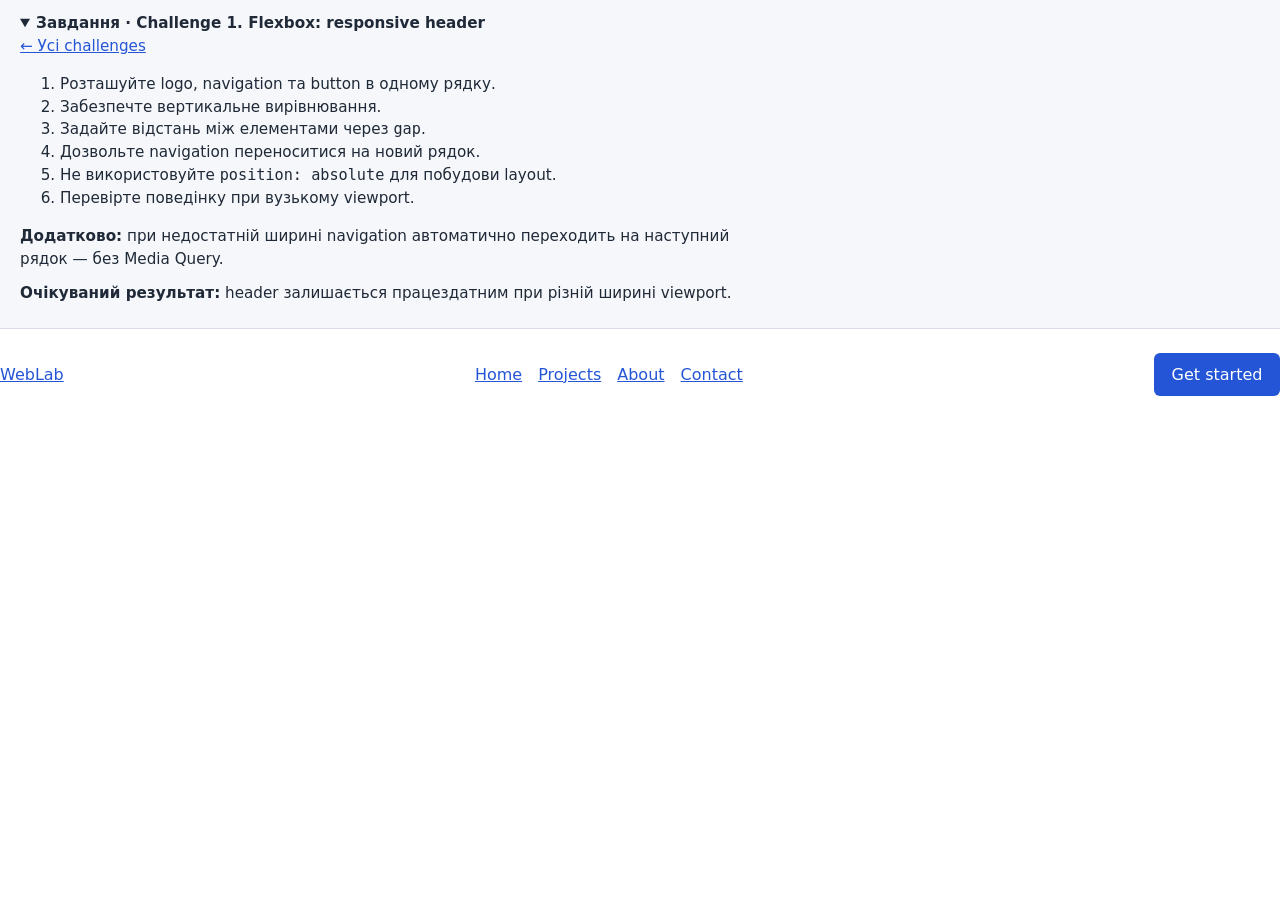
<file: lab_6/challenge-01/index.html>
<!doctype html>
<html lang="en">
<head>
  <meta charset="utf-8">
  <meta name="viewport" content="width=device-width, initial-scale=1">
  <title>Challenge 1 — Flexbox header</title>
  <link rel="stylesheet" href="../base.css">
  <link rel="stylesheet" href="style.css">
</head>
<body>
<details class="task" lang="uk" open>
  <summary>Завдання · Challenge 1. Flexbox: responsive header</summary>
  <p class="task-back"><a href="../index.html">← Усі challenges</a></p>
  <ol>
    <li>Розташуйте logo, navigation та button в одному рядку.</li>
    <li>Забезпечте вертикальне вирівнювання.</li>
    <li>Задайте відстань між елементами через <code>gap</code>.</li>
    <li>Дозвольте navigation переноситися на новий рядок.</li>
    <li>Не використовуйте <code>position: absolute</code> для побудови layout.</li>
    <li>Перевірте поведінку при вузькому viewport.</li>
  </ol>
  <p><strong>Додатково:</strong> при недостатній ширині navigation автоматично
    переходить на наступний рядок — без Media Query.</p>
  <p><strong>Очікуваний результат:</strong> header залишається працездатним при
    різній ширині viewport.</p>
</details>

<header class="header">
  <a class="logo" href="#">WebLab</a>

  <nav class="navigation">
    <a href="#">Home</a>
    <a href="#">Projects</a>
    <a href="#">About</a>
    <a href="#">Contact</a>
  </nav>

  <button class="header-action">Get started</button>
</header>
</body>
</html>
</file>
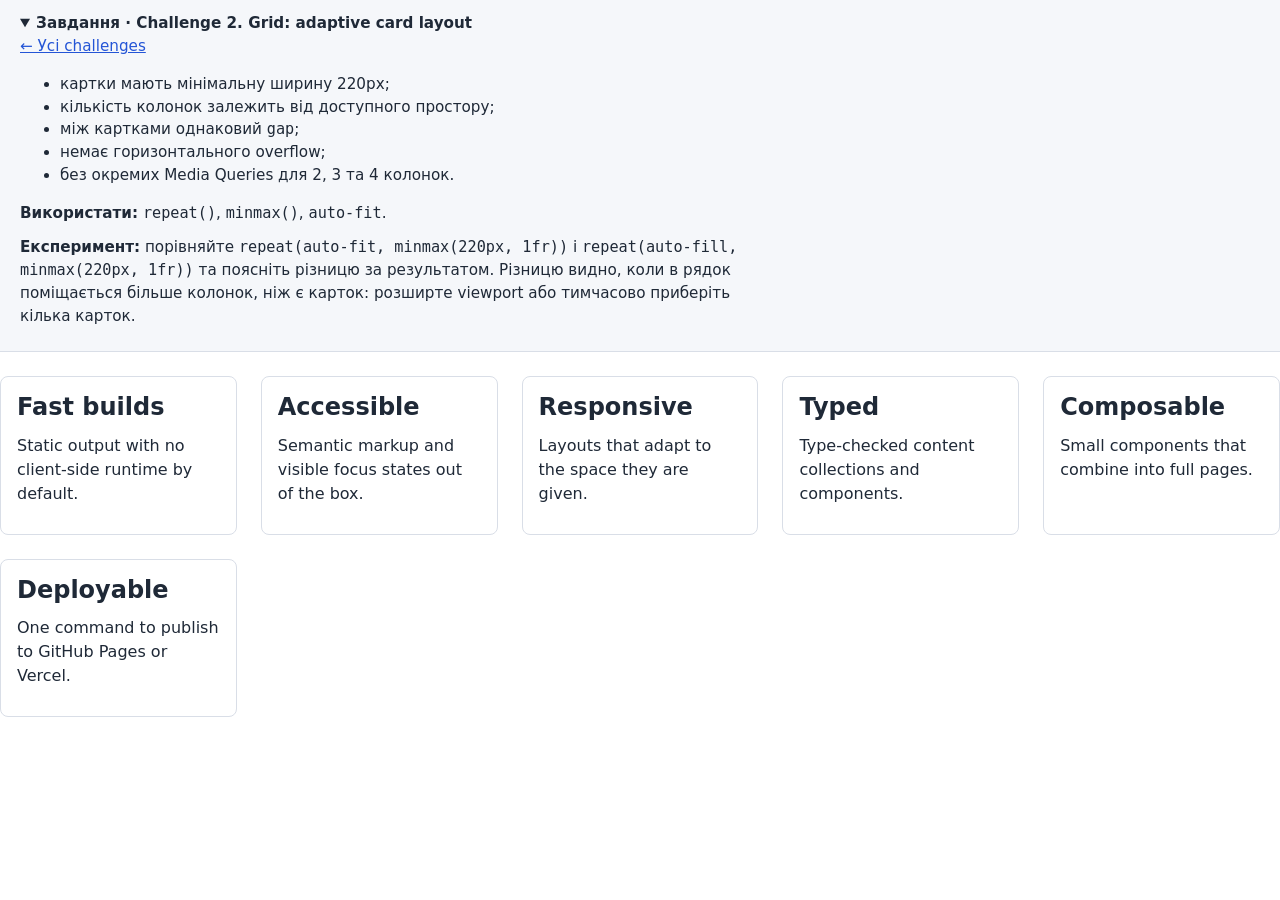
<file: lab_6/challenge-02/index.html>
<!doctype html>
<html lang="en">
<head>
  <meta charset="utf-8">
  <meta name="viewport" content="width=device-width, initial-scale=1">
  <title>Challenge 2 — Grid cards</title>
  <link rel="stylesheet" href="../base.css">
  <link rel="stylesheet" href="style.css">
</head>
<body>
<details class="task" lang="uk" open>
  <summary>Завдання · Challenge 2. Grid: adaptive card layout</summary>
  <p class="task-back"><a href="../index.html">← Усі challenges</a></p>
  <ul>
    <li>картки мають мінімальну ширину 220px;</li>
    <li>кількість колонок залежить від доступного простору;</li>
    <li>між картками однаковий <code>gap</code>;</li>
    <li>немає горизонтального overflow;</li>
    <li>без окремих Media Queries для 2, 3 та 4 колонок.</li>
  </ul>
  <p><strong>Використати:</strong> <code>repeat()</code>, <code>minmax()</code>, <code>auto-fit</code>.</p>
  <p><strong>Експеримент:</strong> порівняйте <code>repeat(auto-fit, minmax(220px, 1fr))</code>
    і <code>repeat(auto-fill, minmax(220px, 1fr))</code> та поясніть різницю за
    результатом. Різницю видно, коли в рядок поміщається більше колонок, ніж є
    карток: розширте viewport або тимчасово приберіть кілька карток.</p>
</details>

<section class="features">
  <article class="feature-card">
    <h2>Fast builds</h2>
    <p>Static output with no client-side runtime by default.</p>
  </article>
  <article class="feature-card">
    <h2>Accessible</h2>
    <p>Semantic markup and visible focus states out of the box.</p>
  </article>
  <article class="feature-card">
    <h2>Responsive</h2>
    <p>Layouts that adapt to the space they are given.</p>
  </article>
  <article class="feature-card">
    <h2>Typed</h2>
    <p>Type-checked content collections and components.</p>
  </article>
  <article class="feature-card">
    <h2>Composable</h2>
    <p>Small components that combine into full pages.</p>
  </article>
  <article class="feature-card">
    <h2>Deployable</h2>
    <p>One command to publish to GitHub Pages or Vercel.</p>
  </article>
</section>
</body>
</html>
</file>
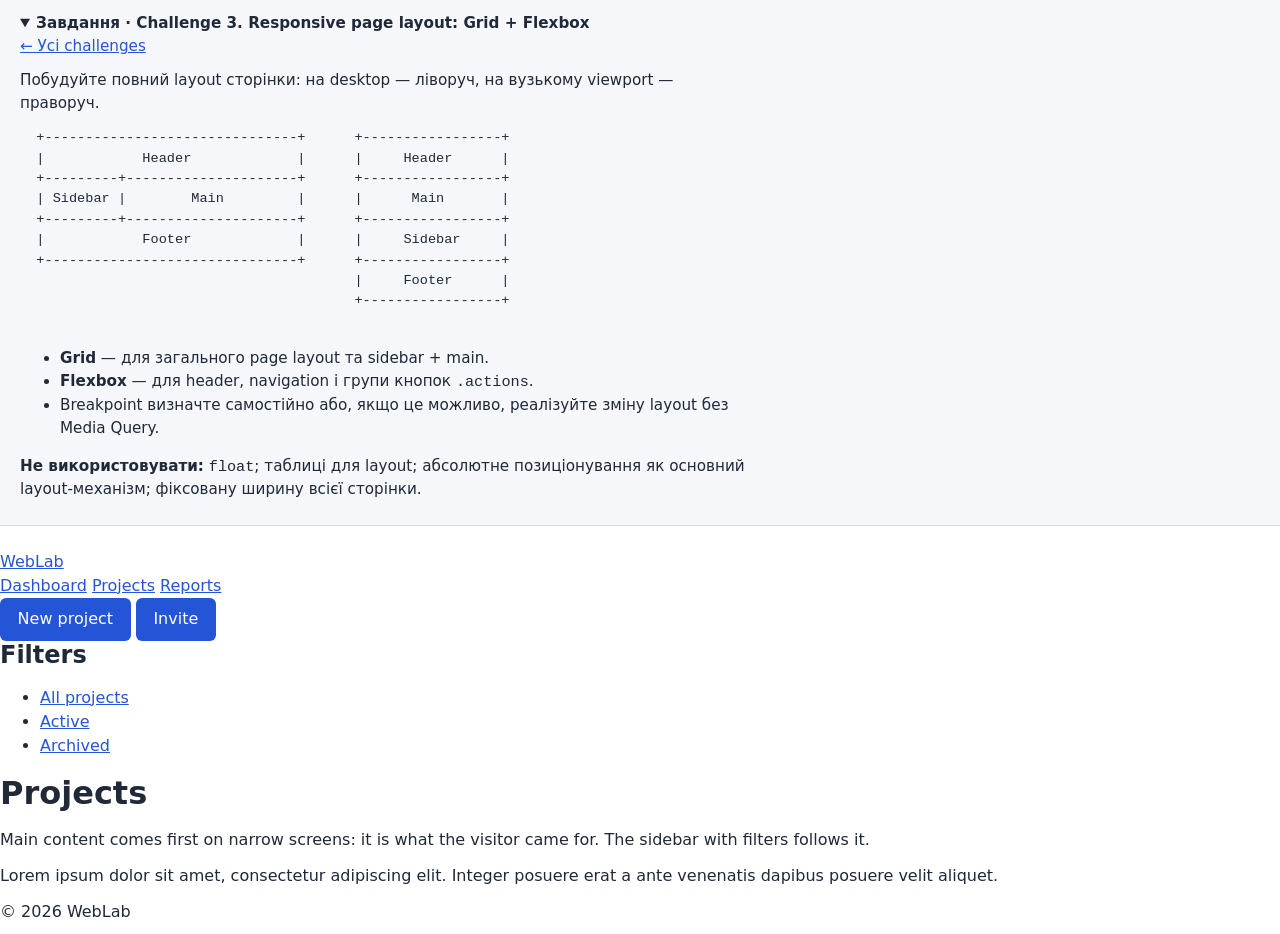
<file: lab_6/challenge-03/index.html>
<!doctype html>
<html lang="en">
<head>
  <meta charset="utf-8">
  <meta name="viewport" content="width=device-width, initial-scale=1">
  <title>Challenge 3 — Page layout</title>
  <link rel="stylesheet" href="../base.css">
  <link rel="stylesheet" href="style.css">
</head>
<body>
<details class="task" lang="uk" open>
  <summary>Завдання · Challenge 3. Responsive page layout: Grid + Flexbox</summary>
  <p class="task-back"><a href="../index.html">← Усі challenges</a></p>
  <p>Побудуйте повний layout сторінки: на desktop — ліворуч, на вузькому viewport — праворуч.</p>
  <pre>
  +-------------------------------+      +-----------------+
  |            Header             |      |     Header      |
  +---------+---------------------+      +-----------------+
  | Sidebar |        Main         |      |      Main       |
  +---------+---------------------+      +-----------------+
  |            Footer             |      |     Sidebar     |
  +-------------------------------+      +-----------------+
                                         |     Footer      |
                                         +-----------------+
  </pre>
  <ul>
    <li><strong>Grid</strong> — для загального page layout та sidebar + main.</li>
    <li><strong>Flexbox</strong> — для header, navigation і групи кнопок <code>.actions</code>.</li>
    <li>Breakpoint визначте самостійно або, якщо це можливо, реалізуйте зміну
      layout без Media Query.</li>
  </ul>
  <p><strong>Не використовувати:</strong> <code>float</code>; таблиці для layout;
    абсолютне позиціонування як основний layout-механізм; фіксовану ширину всієї
    сторінки.</p>
</details>

<div class="page">
  <header class="site-header">
    <a class="logo" href="#">WebLab</a>
    <nav class="navigation">
      <a href="#">Dashboard</a>
      <a href="#">Projects</a>
      <a href="#">Reports</a>
    </nav>
    <div class="actions">
      <button>New project</button>
      <button>Invite</button>
    </div>
  </header>

  <aside class="sidebar">
    <h2>Filters</h2>
    <ul>
      <li><a href="#">All projects</a></li>
      <li><a href="#">Active</a></li>
      <li><a href="#">Archived</a></li>
    </ul>
  </aside>

  <main class="main">
    <h1>Projects</h1>
    <p>Main content comes first on narrow screens: it is what the visitor came for.
      The sidebar with filters follows it.</p>
    <p>Lorem ipsum dolor sit amet, consectetur adipiscing elit. Integer posuere erat
      a ante venenatis dapibus posuere velit aliquet.</p>
  </main>

  <footer class="site-footer">
    <p>&copy; 2026 WebLab</p>
  </footer>
</div>
</body>
</html>
</file>
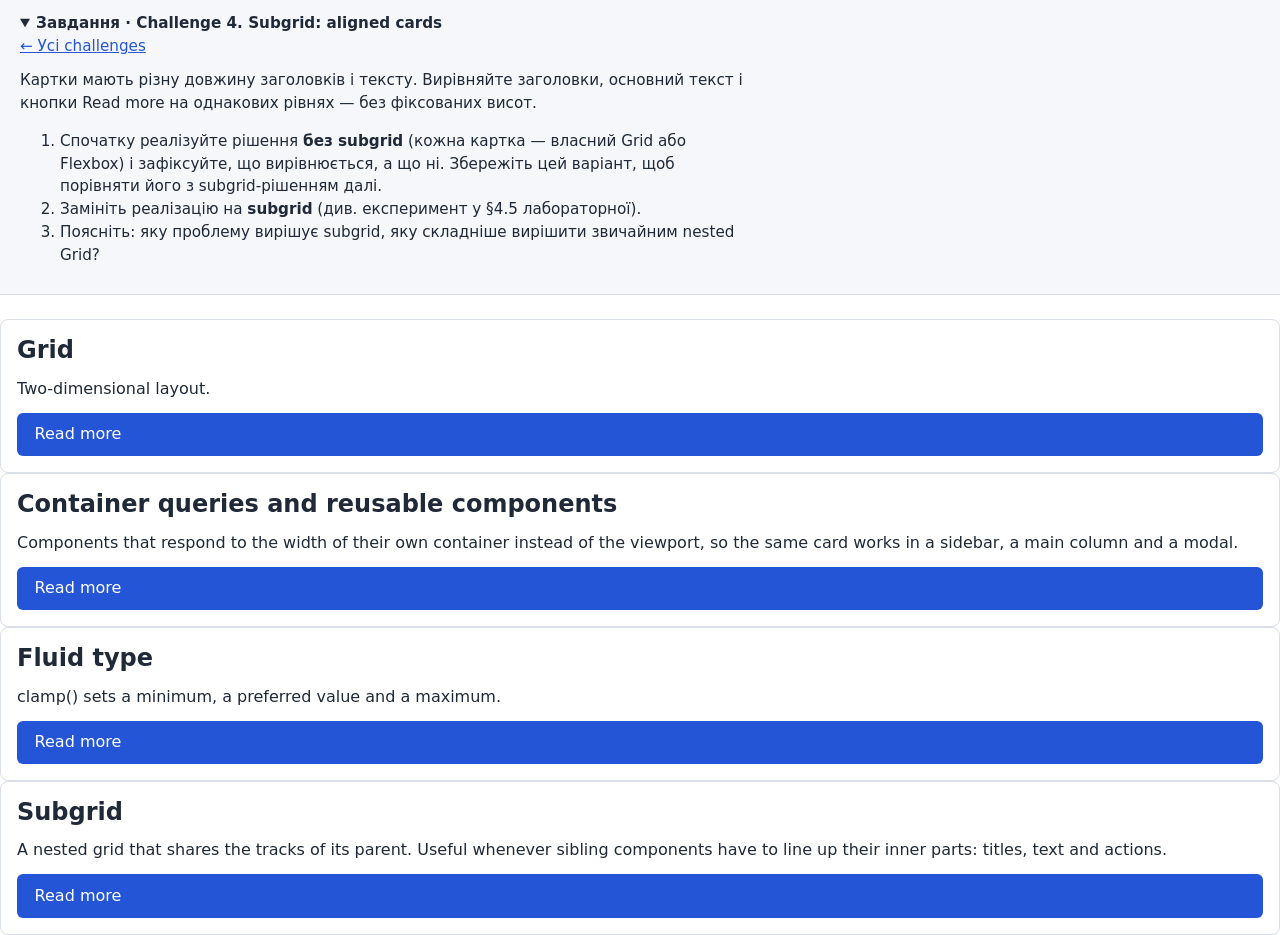
<file: lab_6/challenge-04/index.html>
<!doctype html>
<html lang="en">
<head>
  <meta charset="utf-8">
  <meta name="viewport" content="width=device-width, initial-scale=1">
  <title>Challenge 4 — Subgrid cards</title>
  <link rel="stylesheet" href="../base.css">
  <link rel="stylesheet" href="style.css">
</head>
<body>
<details class="task" lang="uk" open>
  <summary>Завдання · Challenge 4. Subgrid: aligned cards</summary>
  <p class="task-back"><a href="../index.html">← Усі challenges</a></p>
  <p>Картки мають різну довжину заголовків і тексту. Вирівняйте заголовки,
    основний текст і кнопки Read more на однакових рівнях — без фіксованих висот.</p>
  <ol>
    <li>Спочатку реалізуйте рішення <strong>без subgrid</strong> (кожна картка — власний
      Grid або Flexbox) і зафіксуйте, що вирівнюється, а що ні. Збережіть цей
      варіант, щоб порівняти його з subgrid-рішенням далі.</li>
    <li>Замініть реалізацію на <strong>subgrid</strong> (див. експеримент у §4.5 лабораторної).</li>
    <li>Поясніть: яку проблему вирішує subgrid, яку складніше вирішити звичайним
      nested Grid?</li>
  </ol>
</details>

<section class="cards">
  <article class="card">
    <h2>Grid</h2>
    <p>Two-dimensional layout.</p>
    <a class="button" href="#">Read more</a>
  </article>
  <article class="card">
    <h2>Container queries and reusable components</h2>
    <p>Components that respond to the width of their own container instead of the viewport, so the same card works in a sidebar, a main column and a modal.</p>
    <a class="button" href="#">Read more</a>
  </article>
  <article class="card">
    <h2>Fluid type</h2>
    <p>clamp() sets a minimum, a preferred value and a maximum.</p>
    <a class="button" href="#">Read more</a>
  </article>
  <article class="card">
    <h2>Subgrid</h2>
    <p>A nested grid that shares the tracks of its parent. Useful whenever sibling components have to line up their inner parts: titles, text and actions.</p>
    <a class="button" href="#">Read more</a>
  </article>
</section>
</body>
</html>
</file>
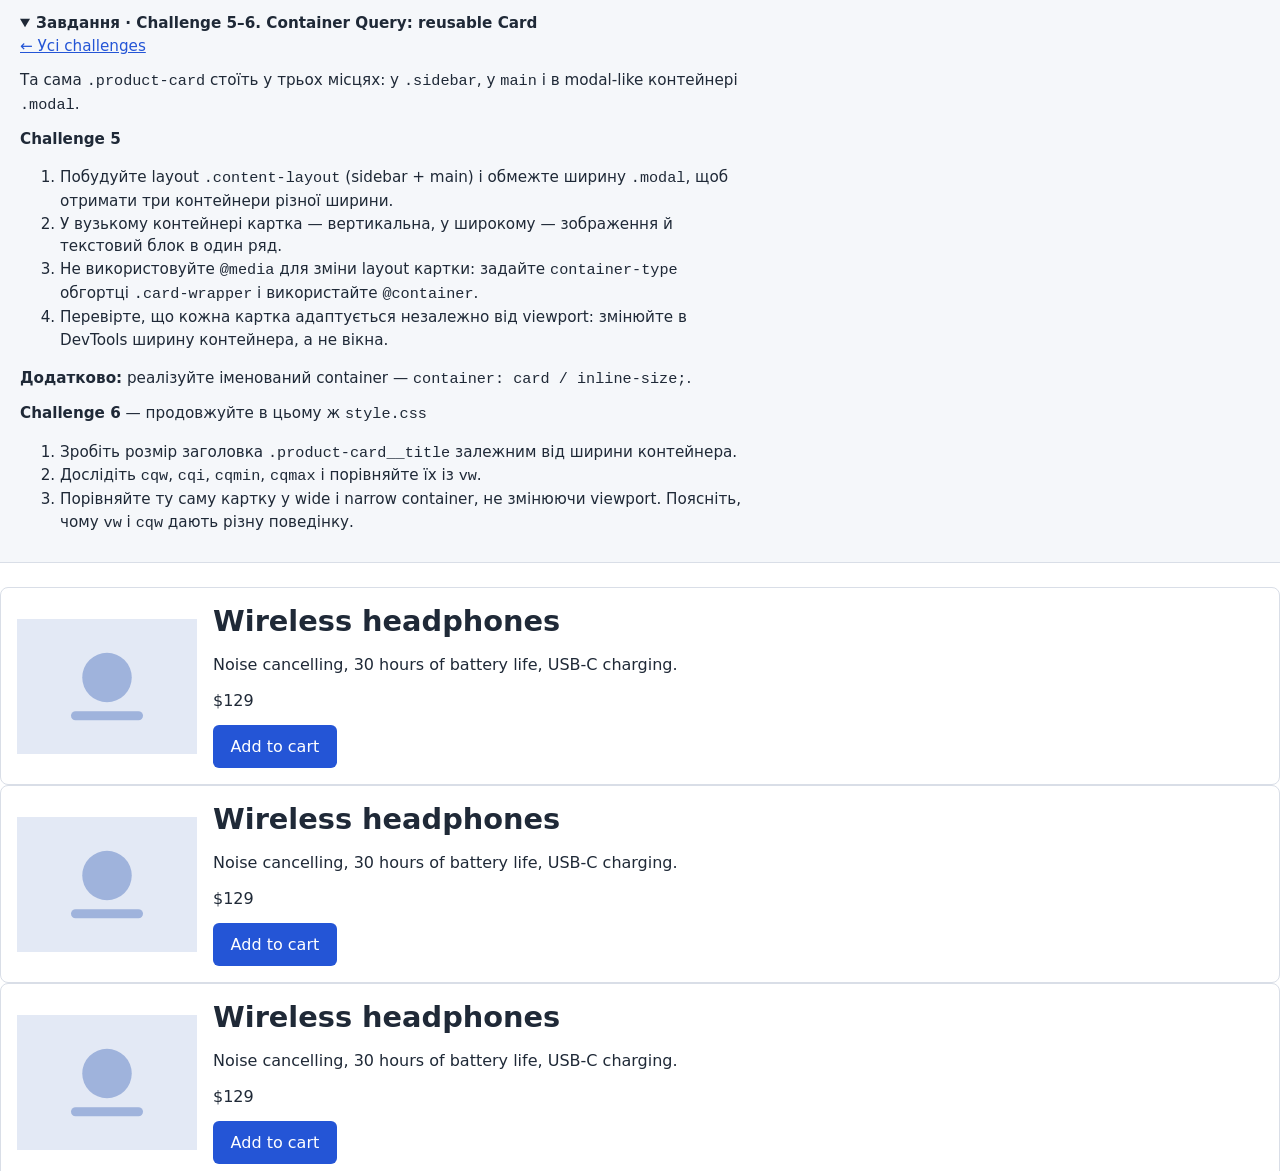
<file: lab_6/challenge-05/index.html>
<!doctype html>
<html lang="en">
<head>
  <meta charset="utf-8">
  <meta name="viewport" content="width=device-width, initial-scale=1">
  <title>Challenge 5–6 — Container Query card</title>
  <link rel="stylesheet" href="../base.css">
  <link rel="stylesheet" href="style.css">
</head>
<body>
<details class="task" lang="uk" open>
  <summary>Завдання · Challenge 5–6. Container Query: reusable Card</summary>
  <p class="task-back"><a href="../index.html">← Усі challenges</a></p>
  <p>Та сама <code>.product-card</code> стоїть у трьох місцях: у <code>.sidebar</code>,
    у <code>main</code> і в modal-like контейнері <code>.modal</code>.</p>
  <p><strong>Challenge 5</strong></p>
  <ol>
    <li>Побудуйте layout <code>.content-layout</code> (sidebar + main) і обмежте ширину
      <code>.modal</code>, щоб отримати три контейнери різної ширини.</li>
    <li>У вузькому контейнері картка — вертикальна, у широкому — зображення й
      текстовий блок в один ряд.</li>
    <li>Не використовуйте <code>@media</code> для зміни layout картки: задайте
      <code>container-type</code> обгортці <code>.card-wrapper</code> і використайте
      <code>@container</code>.</li>
    <li>Перевірте, що кожна картка адаптується незалежно від viewport: змінюйте в
      DevTools ширину контейнера, а не вікна.</li>
  </ol>
  <p><strong>Додатково:</strong> реалізуйте іменований container —
    <code>container: card / inline-size;</code>.</p>
  <p><strong>Challenge 6</strong> — продовжуйте в цьому ж <code>style.css</code></p>
  <ol>
    <li>Зробіть розмір заголовка <code>.product-card__title</code> залежним від ширини
      контейнера.</li>
    <li>Дослідіть <code>cqw</code>, <code>cqi</code>, <code>cqmin</code>, <code>cqmax</code>
      і порівняйте їх із <code>vw</code>.</li>
    <li>Порівняйте ту саму картку у wide і narrow container, не змінюючи viewport.
      Поясніть, чому <code>vw</code> і <code>cqw</code> дають різну поведінку.</li>
  </ol>
</details>

<div class="content-layout">
  <aside class="sidebar">
    <div class="card-wrapper">
      <article class="product-card">
        <img src="../img/product.svg" alt="" width="320" height="240">
        <div class="product-card__body">
          <h2 class="product-card__title">Wireless headphones</h2>
          <p>Noise cancelling, 30 hours of battery life, USB-C charging.</p>
          <p class="product-card__price">$129</p>
          <button>Add to cart</button>
        </div>
      </article>
    </div>
  </aside>

  <main>
    <div class="card-wrapper">
      <article class="product-card">
        <img src="../img/product.svg" alt="" width="320" height="240">
        <div class="product-card__body">
          <h2 class="product-card__title">Wireless headphones</h2>
          <p>Noise cancelling, 30 hours of battery life, USB-C charging.</p>
          <p class="product-card__price">$129</p>
          <button>Add to cart</button>
        </div>
      </article>
    </div>
  </main>
</div>

<!-- Modal-like container: третє місце для тієї самої картки. -->
<div class="modal">
  <div class="card-wrapper">
    <article class="product-card">
      <img src="../img/product.svg" alt="" width="320" height="240">
      <div class="product-card__body">
        <h2 class="product-card__title">Wireless headphones</h2>
        <p>Noise cancelling, 30 hours of battery life, USB-C charging.</p>
        <p class="product-card__price">$129</p>
        <button>Add to cart</button>
      </div>
    </article>
  </div>
</div>
</body>
</html>
</file>
<file: lab_10/css/tokens.css>
/*
 * Courtly — design tokens.
 *
 * Скопіюйте цей блок на початок власного CSS. Назви змінних можна змінювати,
 * значення — ні: вони відповідають макету, а пари «текст / фон» нижче
 * перевірені на контраст WCAG 2.2 AA.
 *
 * Шрифт: Montserrat (variable, 400–800) з підмножинами latin + cyrillic.
 */
:root {
  /* ---------- Colors ---------- */
  --color-primary: #0b6e4f;          /* кнопки, посилання, акценти */
  --color-primary-hover: #085a40;
  --color-primary-soft: #e3f1ea;     /* фон чипів «вид спорту» */
  --color-accent: #c6f432;           /* лайм: CTA на темному фоні, номери кроків */
  --color-accent-hover: #b3e01f;

  --color-background: #f6f8f5;       /* фон сторінки */
  --color-surface: #ffffff;          /* картки, форма, header */
  --color-surface-alt: #eaf1ec;      /* секція «Як це працює» */
  --color-border: #d5dfd8;

  --color-text: #13201a;             /* основний текст */
  --color-text-muted: #4a5a52;       /* описи, підписи */

  --color-dark: #0f2a1f;             /* фон Final CTA та footer */
  --color-on-dark: #f1f7f3;
  --color-on-dark-muted: #b4c7bb;

  --color-rating: #a15c00;           /* зірка рейтингу */
  --color-focus: #0b6e4f;            /* на темних секціях перевизначити на --color-accent */

  /* ---------- Typography ---------- */
  --font-family-base: "Montserrat", system-ui, -apple-system, "Segoe UI", sans-serif;

  --font-weight-regular: 400;
  --font-weight-medium: 500;
  --font-weight-semibold: 600;
  --font-weight-bold: 800;

  /* Fluid: лінійно між viewport 375px і 1440px */
  --font-size-h1: clamp(2rem, 1.472rem + 2.254vw, 3.5rem);        /* 32 → 56px */
  --font-size-h2: clamp(1.625rem, 1.317rem + 1.315vw, 2.5rem);    /* 26 → 40px */
  --font-size-h3: clamp(1.1875rem, 1.121rem + 0.282vw, 1.375rem); /* 19 → 22px */
  --font-size-lead: clamp(1.0625rem, 0.996rem + 0.282vw, 1.25rem); /* 17 → 20px */
  --font-size-base: 1rem;            /* 16px */
  --font-size-small: 0.875rem;       /* 14px */
  --font-size-xs: 0.8125rem;         /* 13px: чипи, eyebrow */

  --line-height-tight: 1.15;         /* заголовки */
  --line-height-base: 1.6;           /* текст */

  /* ---------- Spacing (крок 4px) ---------- */
  --space-2xs: 0.25rem;  /*  4px */
  --space-xs: 0.5rem;    /*  8px */
  --space-sm: 0.75rem;   /* 12px */
  --space-md: 1rem;      /* 16px */
  --space-lg: 1.5rem;    /* 24px */
  --space-xl: 2rem;      /* 32px */
  --space-2xl: 3rem;     /* 48px */
  --space-3xl: 4rem;     /* 64px */
  --space-section: clamp(3.5rem, 2.5rem + 4vw, 6rem); /* вертикальний відступ секцій */

  /* ---------- Layout ---------- */
  --container-max: 75rem;                              /* 1200px */
  --container-gutter: clamp(1rem, 0.5rem + 2vw, 2rem); /* 16 → 32px */
  --header-height: 4.5rem;                             /* 72px */
  --control-height: 3rem;                              /* 48px: кнопки та поля */

  /* ---------- Shape & depth ---------- */
  --radius-sm: 0.5rem;   /*  8px: поля, чипи */
  --radius-md: 0.75rem;  /* 12px: кнопки */
  --radius-lg: 1.25rem;  /* 20px: картки, зображення, CTA */
  --radius-pill: 999px;

  --border-width: 1px;
  --shadow-sm: 0 1px 2px rgb(15 42 31 / 0.06), 0 1px 3px rgb(15 42 31 / 0.08);
  --shadow-md: 0 12px 32px -12px rgb(15 42 31 / 0.25);

  --transition-fast: 150ms ease;
}
</file>
<file: lab_10/css/styles.css>
/* Courtly Booking — styles. Values come from tokens.css. */

*,
*::before,
*::after {
  box-sizing: border-box;
}

body {
  margin: 0;
  font-family: var(--font-family-base);
  font-size: var(--font-size-base);
  line-height: var(--line-height-base);
  color: var(--color-text);
  background: var(--color-background);
}

h1,
h2,
h3 {
  margin: 0;
  line-height: var(--line-height-tight);
  font-weight: var(--font-weight-bold);
}

h1 { font-size: var(--font-size-h1); }
h2 { font-size: var(--font-size-h2); }
h3 { font-size: var(--font-size-h3); }

img {
  max-width: 100%;
  height: auto;
}

a {
  color: var(--color-primary);
}

:focus-visible {
  outline: 3px solid var(--color-focus);
  outline-offset: 2px;
}

.container {
  max-width: var(--container-max);
  margin-inline: auto;
  padding-inline: var(--container-gutter);
}

.visually-hidden {
  position: absolute;
  width: 1px;
  height: 1px;
  margin: -1px;
  padding: 0;
  overflow: hidden;
  clip: rect(0 0 0 0);
  white-space: nowrap;
  border: 0;
}

.skip-link {
  position: absolute;
  top: var(--space-xs);
  left: var(--space-xs);
  z-index: 100;
  padding: var(--space-xs) var(--space-md);
  border-radius: var(--radius-sm);
  background: var(--color-surface);
  transform: translateY(-200%);
}

.skip-link:focus {
  transform: none;
}

/* ---------- Buttons, chips ---------- */

.button {
  display: inline-flex;
  align-items: center;
  justify-content: center;
  gap: var(--space-xs);
  min-height: var(--control-height);
  padding: 0 var(--space-lg);
  border: var(--border-width) solid transparent;
  border-radius: var(--radius-md);
  font: inherit;
  font-weight: var(--font-weight-semibold);
  cursor: pointer;
  transition: background-color var(--transition-fast), color var(--transition-fast);
}

.button--primary {
  background: var(--color-primary);
  color: var(--color-surface);
}

.button--primary:hover {
  background: var(--color-primary-hover);
}

.button--outline {
  background: var(--color-surface);
  border-color: var(--color-primary);
  color: var(--color-primary);
}

.button--outline:hover {
  background: var(--color-primary-soft);
}

.chip {
  padding: 0.125rem var(--space-sm);
  border-radius: var(--radius-pill);
  background: var(--color-primary-soft);
  color: var(--color-primary);
  font-size: var(--font-size-xs);
  font-weight: var(--font-weight-semibold);
}

.badge {
  display: inline-grid;
  place-items: center;
  min-width: 1.5rem;
  height: 1.5rem;
  padding-inline: 0.375rem;
  border-radius: var(--radius-pill);
  background: var(--color-primary);
  color: var(--color-surface);
  font-size: var(--font-size-xs);
  font-weight: var(--font-weight-bold);
}

/* ---------- Header ---------- */

.site-header {
  position: sticky;
  top: 0;
  z-index: 10;
  background: var(--color-surface);
  border-bottom: var(--border-width) solid var(--color-border);
}

.site-header__inner {
  position: relative;
  display: flex;
  align-items: center;
  gap: var(--space-sm);
  min-height: var(--header-height);
}

.logo {
  display: inline-flex;
  align-items: center;
  gap: var(--space-xs);
  margin-right: auto;
  color: var(--color-text);
  font-size: 1.25rem;
  font-weight: var(--font-weight-bold);
  text-decoration: none;
}

.bookings-toggle {
  padding-inline: var(--space-sm);
}

.bookings-toggle__label {
  position: absolute;
  width: 1px;
  height: 1px;
  overflow: hidden;
  clip: rect(0 0 0 0);
  white-space: nowrap;
}

.menu-toggle {
  display: inline-grid;
  place-items: center;
  width: var(--control-height);
  height: var(--control-height);
  padding: 0;
  border: var(--border-width) solid var(--color-border);
  border-radius: var(--radius-md);
  background: var(--color-surface);
  color: var(--color-text);
  cursor: pointer;
}

.site-nav {
  display: none;
}

.site-nav.is-open {
  display: block;
  position: absolute;
  top: 100%;
  left: 0;
  right: 0;
  padding: var(--space-sm) var(--container-gutter) var(--space-lg);
  background: var(--color-surface);
  border-bottom: var(--border-width) solid var(--color-border);
  box-shadow: var(--shadow-md);
}

.site-nav__list {
  display: flex;
  flex-direction: column;
  gap: var(--space-2xs);
  margin: 0;
  padding: 0;
  list-style: none;
}

.site-nav__list a {
  display: block;
  padding: var(--space-xs) 0;
  color: var(--color-text);
  font-weight: var(--font-weight-medium);
  text-decoration: none;
}

.site-nav__list a:hover {
  color: var(--color-primary);
}

/* ---------- Search ---------- */

.search {
  padding-block: var(--space-2xl);
  background: var(--color-surface-alt);
}

.lead {
  max-width: 40rem;
  margin: var(--space-sm) 0 0;
  color: var(--color-text-muted);
  font-size: var(--font-size-lead);
}

.search-form {
  display: grid;
  gap: var(--space-md);
  margin-top: var(--space-xl);
  padding: var(--space-lg);
  border-radius: var(--radius-lg);
  background: var(--color-surface);
  box-shadow: var(--shadow-md);
}

.field {
  display: flex;
  flex-direction: column;
  gap: var(--space-2xs);
}

.field label {
  font-size: var(--font-size-small);
  font-weight: var(--font-weight-semibold);
}

.field select,
.field input {
  min-height: var(--control-height);
  padding: 0 var(--space-sm);
  border: var(--border-width) solid var(--color-border);
  border-radius: var(--radius-sm);
  background: var(--color-surface);
  color: var(--color-text);
  font: inherit;
}

.search-form__submit {
  align-self: end;
}

/* ---------- Results ---------- */

.results {
  padding-block: var(--space-2xl) var(--space-section);
}

.results__head {
  display: flex;
  flex-wrap: wrap;
  align-items: baseline;
  justify-content: space-between;
  gap: var(--space-xs) var(--space-lg);
  margin-bottom: var(--space-lg);
}

.results__status {
  margin: 0;
  color: var(--color-text-muted);
  font-weight: var(--font-weight-medium);
}

.results__grid {
  display: grid;
  gap: var(--space-lg);
  transition: opacity var(--transition-fast);
}

.results__grid[aria-busy="true"] {
  opacity: 0.55;
}

.venue-card {
  display: flex;
  flex-direction: column;
  overflow: hidden;
  border: var(--border-width) solid var(--color-border);
  border-radius: var(--radius-lg);
  background: var(--color-surface);
  box-shadow: var(--shadow-sm);
}

.venue-card__image {
  display: block;
  width: 100%;
  aspect-ratio: 4 / 3;
  object-fit: cover;
}

.venue-card__body {
  display: flex;
  flex: 1;
  flex-direction: column;
  gap: var(--space-xs);
  padding: var(--space-lg);
}

.venue-card__meta {
  display: flex;
  align-items: center;
  justify-content: space-between;
}

.rating {
  font-size: var(--font-size-small);
  font-weight: var(--font-weight-semibold);
}

.rating [aria-hidden] {
  color: var(--color-rating);
}

.venue-card__city {
  margin: 0;
  color: var(--color-text-muted);
  font-size: var(--font-size-small);
  font-weight: var(--font-weight-medium);
}

.venue-card__text {
  flex: 1;
  margin: 0;
  color: var(--color-text-muted);
  font-size: var(--font-size-small);
}

.venue-card__footer {
  display: flex;
  flex-wrap: wrap;
  align-items: center;
  justify-content: space-between;
  gap: var(--space-sm);
  margin-top: var(--space-xs);
  padding-top: var(--space-md);
  border-top: var(--border-width) solid var(--color-border);
}

.price {
  margin: 0;
  color: var(--color-text-muted);
}

.price strong {
  color: var(--color-text);
  font-size: 1.125rem;
}

/* ---------- Dialogs ---------- */

.dialog {
  width: min(28rem, 100% - 2 * var(--container-gutter));
  padding: var(--space-xl);
  border: 0;
  border-radius: var(--radius-lg);
  background: var(--color-surface);
  color: var(--color-text);
  box-shadow: var(--shadow-md);
}

.dialog__title {
  font-size: 1.5rem;
}

.dialog::backdrop {
  background: rgb(15 42 31 / 0.55);
}

.dialog__meta {
  margin: var(--space-2xs) 0 0;
  color: var(--color-text-muted);
}

.dialog__actions {
  display: flex;
  flex-wrap: wrap;
  justify-content: flex-end;
  gap: var(--space-sm);
  margin-top: var(--space-xl);
}

.booking-form__summary {
  margin: var(--space-lg) 0;
}

.booking-form__summary div {
  display: flex;
  justify-content: space-between;
  gap: var(--space-md);
}

.booking-form__summary dt {
  color: var(--color-text-muted);
}

.booking-form__summary dd {
  margin: 0;
  font-weight: var(--font-weight-semibold);
}

.booking-form__fields {
  display: grid;
  grid-template-columns: 1fr 1fr;
  gap: var(--space-md);
}

.booking-form__total {
  margin: var(--space-lg) 0 0;
  font-size: 1.125rem;
}

.bookings-list {
  display: grid;
  gap: var(--space-sm);
  margin: var(--space-lg) 0 0;
  padding: 0;
  list-style: none;
}

.bookings-list__item {
  display: grid;
  gap: var(--space-2xs);
  padding-bottom: var(--space-sm);
  border-bottom: var(--border-width) solid var(--color-border);
  font-size: var(--font-size-small);
}

.bookings-list__total {
  font-weight: var(--font-weight-semibold);
}

.bookings-empty {
  margin: var(--space-lg) 0 0;
  color: var(--color-text-muted);
}

/* ---------- Footer ---------- */

.site-footer {
  --color-focus: var(--color-accent);
  padding-block: var(--space-2xl);
  background: var(--color-dark);
  color: var(--color-on-dark);
}

.site-footer__inner {
  display: flex;
  flex-wrap: wrap;
  align-items: center;
  justify-content: space-between;
  gap: var(--space-md) var(--space-xl);
}

.site-footer__brand {
  margin: 0;
  font-size: 1.25rem;
  font-weight: var(--font-weight-bold);
}

.site-footer__contacts {
  display: flex;
  flex-wrap: wrap;
  gap: var(--space-xs) var(--space-lg);
  margin: 0;
  padding: 0;
  list-style: none;
}

.site-footer__contacts a {
  color: var(--color-on-dark);
}

.site-footer__note {
  width: 100%;
  margin: 0;
  color: var(--color-on-dark-muted);
  font-size: var(--font-size-small);
}

/* ---------- 640px+ ---------- */

@media (min-width: 40rem) {
  .bookings-toggle {
    padding-inline: var(--space-md);
  }

  .bookings-toggle__label {
    position: static;
    width: auto;
    height: auto;
    overflow: visible;
    clip: auto;
  }

  .search-form {
    grid-template-columns: 1fr 1fr;
  }

  .results__grid {
    grid-template-columns: repeat(2, 1fr);
  }
}

/* ---------- 1024px+ ---------- */

@media (min-width: 64rem) {
  .menu-toggle {
    display: none;
  }

  .site-nav,
  .site-nav.is-open {
    display: block;
    position: static;
    padding: 0;
    border: 0;
    box-shadow: none;
  }

  .site-nav__list {
    flex-direction: row;
    gap: var(--space-xl);
  }

  .site-header__inner {
    gap: var(--space-xl);
  }

  .search-form {
    grid-template-columns: 1fr 1fr 1fr auto;
    align-items: end;
  }

  .results__grid {
    grid-template-columns: repeat(3, 1fr);
  }
}
</file>
<file: lab_2/styles.css>
:root {
  --color-primary: #2563eb;
  --color-primary-hover: #1d4ed8;
  --color-surface: #ffffff;
  --color-background: #f8fafc;
  --color-text-main: #0f172a;
  --color-text-muted: #64748b;
  --color-border: #e2e8f0;
  --color-accent: #f59e0b;
  --color-featured-background: #eff6ff;
  --font-family-base:
    Inter, ui-sans-serif, system-ui, -apple-system, BlinkMacSystemFont, sans-serif;
  --font-size-base: 16px;
  --font-size-h1: 2.5rem;
  --font-size-h2: 1.5rem;
  --font-size-small: 0.875rem;
  --spacing-sm: 8px;
  --spacing-md: 16px;
  --spacing-lg: 24px;
  --spacing-xl: 32px;
  --border-radius: 12px;
}

*,
*::before,
*::after {
  box-sizing: border-box;
}

body {
  min-width: 320px;
  margin: 0;
  color: var(--color-text-main);
  background: var(--color-background);
  font-family: var(--font-family-base);
  font-size: var(--font-size-base);
}

main {
  min-height: 100vh;
}

.pricing-section {
  padding: clamp(48px, 8vw, 96px) var(--spacing-md);
}

.pricing-container {
  width: min(100%, 1100px);
  margin: 0 auto;
}

.section-header {
  max-width: 680px;
  margin: 0 auto var(--spacing-xl);
  text-align: center;
}

.eyebrow,
.pricing-card__label,
.pricing-card__badge {
  margin: 0 0 var(--spacing-sm);
  color: var(--color-primary);
  font-size: var(--font-size-small);
  font-weight: 700;
  letter-spacing: 0.08em;
  text-transform: uppercase;
}

h1,
h2 {
  margin: 0;
}

h1 {
  font-size: clamp(2rem, 5vw, var(--font-size-h1));
  letter-spacing: -0.03em;
}

.section-description {
  margin: var(--spacing-md) auto 0;
  color: var(--color-text-muted);
  line-height: 1.6;
}

.pricing-grid {
  display: grid;
  grid-template-columns: repeat(3, minmax(0, 1fr));
  align-items: stretch;
  gap: var(--spacing-lg);
}

.pricing-card {
  display: flex;
  min-height: 460px;
  flex-direction: column;
  justify-content: space-between;
  padding: var(--spacing-xl);
  border: 1px solid var(--color-border);
  border-radius: var(--border-radius);
  background: var(--color-surface);
  box-shadow: 0 12px 30px rgb(15 23 42 / 5%);
}

.pricing-card--featured {
  border: 2px solid var(--color-primary);
  background: var(--color-featured-background);
  box-shadow: 0 18px 36px rgb(37 99 235 / 14%);
}

.pricing-card__badge {
  display: inline-flex;
  gap: var(--spacing-sm);
  margin-bottom: var(--spacing-lg);
  color: var(--color-text-main);
}

.pricing-card__badge span {
  color: var(--color-primary);
}

.pricing-card__label {
  color: var(--color-text-muted);
}

.pricing-card h2 {
  font-size: var(--font-size-h2);
}

.pricing-card__price {
  margin: var(--spacing-lg) 0 var(--spacing-xl);
  color: var(--color-primary);
  font-size: 2rem;
  font-weight: 800;
}

.pricing-card__price span {
  color: var(--color-text-muted);
  font-size: var(--font-size-small);
  font-weight: 500;
}

.pricing-card__features {
  display: grid;
  gap: var(--spacing-md);
  margin: 0;
  padding: 0;
  color: var(--color-text-muted);
  list-style: none;
}

.pricing-card__features li::before {
  margin-right: var(--spacing-sm);
  color: var(--color-primary);
  content: '✓';
  font-weight: 700;
}

.btn {
  display: inline-flex;
  min-height: 48px;
  align-items: center;
  justify-content: center;
  border: 1px solid transparent;
  border-radius: 8px;
  padding: 0 var(--spacing-lg);
  font: inherit;
  font-weight: 700;
  text-decoration: none;
  transition:
    background-color 160ms ease,
    border-color 160ms ease,
    color 160ms ease;
}

.btn--primary {
  color: var(--color-surface);
  background: var(--color-primary);
}

.btn--primary:hover,
.btn--primary:focus-visible {
  background: var(--color-primary-hover);
}

.btn--secondary {
  border-color: var(--color-border);
  color: var(--color-primary);
  background: var(--color-surface);
}

.btn--secondary:hover,
.btn--secondary:focus-visible {
  border-color: var(--color-primary);
  background: var(--color-featured-background);
}

.btn:focus-visible {
  outline: 3px solid rgb(37 99 235 / 30%);
  outline-offset: 2px;
}

@media (max-width: 768px) {
  .pricing-grid {
    grid-template-columns: 1fr;
  }

  .pricing-card {
    min-height: 0;
    gap: var(--spacing-xl);
  }
}
</file>
<file: lab_3/styles.css>
:root {
  --color-primary: #2563eb;
  --color-primary-hover: #1d4ed8;
  --color-surface: #ffffff;
  --color-background: #f8fafc;
  --color-text-main: #0f172a;
  --color-text-muted: #64748b;
  --color-border: #e2e8f0;
  --color-accent: #f59e0b;
  --color-featured-background: #eff6ff;
  --font-family-base:
    Inter, ui-sans-serif, system-ui, -apple-system, BlinkMacSystemFont, sans-serif;
  --font-size-base: 16px;
  --font-size-h1: 2.25rem;
  --font-size-h2: 1.75rem;
  --font-size-h3: 1.5rem;
  --font-size-small: 0.875rem;
  --spacing-sm: 8px;
  --spacing-md: 16px;
  --spacing-lg: 24px;
  --spacing-xl: 32px;
  --border-radius: 12px;
}

*,
*::before,
*::after {
  box-sizing: border-box;
}

body {
  min-width: 320px;
  margin: 0;
  display: flex;
  flex-direction: column;
  min-height: 100vh;
  color: var(--color-text-main);
  background: var(--color-background);
  font-family: var(--font-family-base);
  font-size: var(--font-size-base);
}

main {
  flex: 1;
}

/* Header & Nav */
.site-header {
  border-bottom: 1px solid var(--color-border);
  background: var(--color-surface);
  padding: var(--spacing-md) 0;
}

.site-header__container {
  width: min(100%, 1100px);
  margin: 0 auto;
  padding: 0 var(--spacing-md);
  display: flex;
  justify-content: space-between;
  align-items: center;
}

.site-logo {
  font-weight: 800;
  font-size: 1.25rem;
  color: var(--color-primary);
  text-decoration: none;
}

.site-nav__list {
  display: flex;
  gap: var(--spacing-lg);
  margin: 0;
  padding: 0;
  list-style: none;
}

.site-nav__link {
  color: var(--color-text-muted);
  text-decoration: none;
  font-weight: 500;
  transition: color 150ms ease;
}

.site-nav__link:hover {
  color: var(--color-primary);
}

/* Pricing Section */
.pricing-section {
  padding: clamp(40px, 6vw, 80px) var(--spacing-md);
}

.pricing-container {
  width: min(100%, 1100px);
  margin: 0 auto;
}

.section-header {
  max-width: 680px;
  margin: 0 auto var(--spacing-xl);
  text-align: center;
}

.site-title {
  margin: 0 0 var(--spacing-sm);
  font-size: clamp(1.75rem, 4vw, var(--font-size-h1));
  letter-spacing: -0.02em;
}

.pricing-section__title {
  margin: 0;
  color: var(--color-primary);
  font-size: var(--font-size-h2);
}

.section-description {
  margin: var(--spacing-md) auto 0;
  color: var(--color-text-muted);
  line-height: 1.6;
}

.eyebrow,
.pricing-card__label,
.pricing-card__badge {
  margin: 0 0 var(--spacing-sm);
  color: var(--color-primary);
  font-size: var(--font-size-small);
  font-weight: 700;
  letter-spacing: 0.08em;
  text-transform: uppercase;
}

.pricing-grid {
  display: grid;
  grid-template-columns: repeat(3, minmax(0, 1fr));
  align-items: stretch;
  gap: var(--spacing-lg);
}

.pricing-card {
  display: flex;
  min-height: 460px;
  flex-direction: column;
  justify-content: space-between;
  padding: var(--spacing-xl);
  border: 1px solid var(--color-border);
  border-radius: var(--border-radius);
  background: var(--color-surface);
  box-shadow: 0 12px 30px rgb(15 23 42 / 5%);
}

.pricing-card--featured {
  border: 2px solid var(--color-primary);
  background: var(--color-featured-background);
  box-shadow: 0 18px 36px rgb(37 99 235 / 14%);
}

.pricing-card__badge {
  display: inline-flex;
  gap: var(--spacing-sm);
  margin-bottom: var(--spacing-lg);
  color: var(--color-text-main);
}

.pricing-card__badge span {
  color: var(--color-primary);
}

.pricing-card__label {
  color: var(--color-text-muted);
}

.pricing-card__name {
  margin: 0;
  font-size: var(--font-size-h3);
}

.pricing-card__price {
  margin: var(--spacing-lg) 0 var(--spacing-xl);
  color: var(--color-primary);
  font-size: 2rem;
  font-weight: 800;
}

.pricing-card__price span {
  color: var(--color-text-muted);
  font-size: var(--font-size-small);
  font-weight: 500;
}

.pricing-card__features {
  display: grid;
  gap: var(--spacing-md);
  margin: 0;
  padding: 0;
  color: var(--color-text-muted);
  list-style: none;
}

.pricing-card__features li::before {
  margin-right: var(--spacing-sm);
  color: var(--color-primary);
  content: '✓';
  font-weight: 700;
}

/* Buttons and Link-Buttons */
.btn {
  display: inline-flex;
  min-height: 48px;
  align-items: center;
  justify-content: center;
  border: 1px solid transparent;
  border-radius: 8px;
  padding: 0 var(--spacing-lg);
  font: inherit;
  font-weight: 700;
  text-decoration: none;
  cursor: pointer;
  transition:
    background-color 160ms ease,
    border-color 160ms ease,
    color 160ms ease;
}

.btn--primary {
  color: var(--color-surface);
  background: var(--color-primary);
}

.btn--primary:hover,
.btn--primary:focus-visible {
  background: var(--color-primary-hover);
}

.btn--secondary {
  border-color: var(--color-border);
  color: var(--color-primary);
  background: var(--color-surface);
}

.btn--secondary:hover,
.btn--secondary:focus-visible {
  border-color: var(--color-primary);
  background: var(--color-featured-background);
}

.btn:focus-visible {
  outline: 3px solid rgb(37 99 235 / 30%);
  outline-offset: 2px;
}

/* Footer */
.site-footer {
  border-top: 1px solid var(--color-border);
  background: var(--color-surface);
  padding: var(--spacing-lg) 0;
  margin-top: auto;
}

.site-footer__container {
  width: min(100%, 1100px);
  margin: 0 auto;
  padding: 0 var(--spacing-md);
  display: flex;
  justify-content: space-between;
  align-items: center;
  color: var(--color-text-muted);
  font-size: var(--font-size-small);
}

.site-footer__links {
  display: flex;
  gap: var(--spacing-md);
  margin: 0;
  padding: 0;
  list-style: none;
}

.site-footer__links a {
  color: var(--color-text-muted);
  text-decoration: none;
}

.site-footer__links a:hover {
  text-decoration: underline;
}

/* Responsive */
@media (max-width: 768px) {
  .site-header__container,
  .site-footer__container {
    flex-direction: column;
    gap: var(--spacing-md);
    text-align: center;
  }

  .pricing-grid {
    grid-template-columns: 1fr;
  }

  .pricing-card {
    min-height: 0;
    gap: var(--spacing-xl);
  }
}
</file>
<file: lab_4/css/styles.css>
/* FlowTask — landing page styles */

@font-face {
  font-family: 'Inter';
  src: url('../fonts/inter-latin.woff2') format('woff2');
  font-weight: 400 700;
  font-style: normal;
}

:root {
  --ink: #111827;
  --ink-muted: #374151;
  --ink-soft: #1f2937;
  --brand: #4f46e5;
  --brand-dark: #4338ca;
  --brand-tint: #eef2ff;
  --surface: #ffffff;
  --surface-alt: #f7f8fb;
  --line: #e5e7eb;
  --radius: 14px;
  --shell: 1120px;
  --step: 24px;
}

*,
*::before,
*::after {
  box-sizing: border-box;
}

body {
  margin: 0;
  font-family: 'Inter', 'Segoe UI', Arial, sans-serif;
  font-size: 17px;
  line-height: 1.65;
  color: var(--ink);
  background: var(--surface);
}

:focus-visible {
  outline: 2px solid #2563eb;
  outline-offset: 2px;
}

img {
  max-width: 100%;
  height: auto;
}

h1,
h2,
h3,
h4 {
  line-height: 1.2;
  margin: 0 0 12px;
}

h1 {
  font-size: 54px;
  letter-spacing: -0.02em;
}

h2 {
  font-size: 34px;
  letter-spacing: -0.01em;
}

h3 {
  font-size: 20px;
}

h4 {
  font-size: 30px;
  letter-spacing: -0.01em;
}

p {
  margin: 0 0 16px;
}

a {
  color: var(--brand);
}

.shell {
  max-width: var(--shell);
  margin: 0 auto;
  padding: 0 var(--step);
}

.muted {
  color: var(--ink-muted);
}

.soft {
  color: var(--ink-soft);
}

.section {
  padding: 88px 0;
}

.section--alt {
  background: var(--surface-alt);
}

.section__head {
  max-width: 640px;
  margin-bottom: 40px;
}

/* Header */

.site-header {
  position: sticky;
  top: 0;
  z-index: 40;
  height: 76px;
  background: rgba(255, 255, 255, 0.94);
  backdrop-filter: blur(8px);
  border-bottom: 1px solid var(--line);
}

.site-header__inner {
  max-width: var(--shell);
  height: 76px;
  margin: 0 auto;
  padding: 0 var(--step);
  display: flex;
  align-items: center;
  gap: 32px;
}

.nav {
  display: flex;
  gap: 24px;
  margin-right: auto;
}

.nav-item {
  padding: 0;
  border: 0;
  background: transparent;
  font-size: 15px;
  font-weight: 500;
  color: #374151;
  cursor: pointer;
}

.nav-item:hover {
  color: var(--brand);
}

.site-header__actions {
  display: flex;
  align-items: center;
  gap: 18px;
}

.link-quiet {
  font-size: 15px;
  color: #374151;
  text-decoration: none;
}

.link-quiet:hover {
  color: var(--brand);
}

/* Buttons — .btn is the real element, .button is the styled box */

.btn,
.button {
  display: inline-block;
  padding: 11px 22px;
  border: 1px solid transparent;
  border-radius: 10px;
  font: inherit;
  font-size: 15px;
  font-weight: 600;
  line-height: 1.2;
  text-align: center;
  text-decoration: none;
  cursor: pointer;
}

.btn--primary,
.button--primary {
  background: var(--brand);
  color: #ffffff;
}

.btn--primary:hover,
.button--primary:hover {
  background: var(--brand-dark);
}

.button--invert {
  background: #ffffff;
  color: var(--brand);
}

.button--invert:hover {
  background: #eef0ff;
}

.btn--ghost {
  background: transparent;
  border-color: var(--line);
  color: var(--ink);
}

.button--lg {
  padding: 15px 30px;
  font-size: 17px;
}

/* Promo banner */

.promo {
  min-height: 68px;
  display: flex;
  align-items: center;
  justify-content: center;
  gap: 6px;
  background: var(--brand-tint);
  border-bottom: 1px solid #dfe3f8;
  padding: 16px var(--step);
  text-align: center;
  font-size: 15px;
}

.promo strong {
  display: block;
  font-size: 19px;
}

/* Hero */

.hero {
  padding: 72px 0 64px;
}

.hero__grid {
  display: grid;
  grid-template-columns: 1.05fr 1fr;
  gap: 56px;
  align-items: center;
}

.hero__lead {
  font-size: 20px;
  max-width: 34ch;
}

.hero__note {
  font-size: 14px;
  margin-top: 16px;
}

.hero__image {
  width: 100%;
  border-radius: var(--radius);
  box-shadow: 0 24px 60px rgba(17, 24, 39, 0.16);
}

/* Cards */

.grid-3 {
  display: grid;
  grid-template-columns: repeat(3, 1fr);
  gap: 24px;
}

.card {
  background: var(--surface);
  border: 1px solid var(--line);
  border-radius: var(--radius);
  padding: 28px;
}

.card__icon {
  margin-bottom: 14px;
}

.card__link {
  font-size: 15px;
  font-weight: 600;
  text-decoration: none;
}

/* Steps */

.step__num {
  display: inline-flex;
  align-items: center;
  justify-content: center;
  width: 34px;
  height: 34px;
  margin-bottom: 14px;
  border-radius: 50%;
  background: var(--brand-tint);
  color: var(--brand);
  font-weight: 700;
}

/* Pricing */

.plan {
  display: flex;
  flex-direction: column;
  background: var(--surface);
  border: 1px solid var(--line);
  border-radius: var(--radius);
  padding: 30px;
}

.plan--featured {
  border-color: var(--brand);
  box-shadow: 0 18px 44px rgba(79, 70, 229, 0.16);
}

.plan__price {
  font-size: 40px;
  font-weight: 700;
  letter-spacing: -0.02em;
}

.plan__period {
  font-size: 15px;
  font-weight: 400;
  color: var(--ink-muted);
}

.plan__list {
  list-style: none;
  margin: 20px 0 26px;
  padding: 0;
  font-size: 15px;
}

.plan__list li {
  padding: 7px 0;
  border-bottom: 1px solid var(--line);
}

.plan__cta {
  margin-top: auto;
}

/* Testimonials */

.quote {
  background: var(--surface);
  border: 1px solid var(--line);
  border-radius: var(--radius);
  padding: 26px;
}

.quote__person {
  display: flex;
  align-items: center;
  gap: 12px;
  margin-top: 18px;
}

.quote__avatar {
  width: 44px;
  height: 44px;
  border-radius: 50%;
  object-fit: cover;
}

.quote__name {
  font-size: 15px;
  font-weight: 600;
}

.quote__role {
  font-size: 14px;
  color: var(--ink-muted);
}

/* FAQ */

.faq {
  max-width: 760px;
}

.faq__item {
  border-bottom: 1px solid var(--line);
}

.faq__q {
  width: 100%;
  padding: 20px 0;
  background: none;
  border: 0;
  font: inherit;
  font-weight: 600;
  text-align: left;
  cursor: pointer;
}

.faq__a {
  display: none;
  padding-bottom: 20px;
  color: #374151;
}

.faq__item.is-open .faq__a {
  display: block;
}

/* Trial form */

.trial {
  background: var(--brand);
  border-radius: 20px;
  padding: 56px;
  color: #ffffff;
  text-align: center;
}

.trial h2 {
  color: #ffffff;
}

.trial__lead {
  color: #dcd9fb;
  max-width: 46ch;
  margin: 0 auto 28px;
}

.trial__form {
  display: flex;
  flex-wrap: wrap;
  justify-content: center;
  gap: 12px;
}

.trial__input {
  flex: 1 1 210px;
  max-width: 260px;
  padding: 13px 16px;
  border: 0;
  border-radius: 10px;
  font: inherit;
  font-size: 15px;
}

/* Footer */

.site-footer {
  padding: 56px 0 40px;
  border-top: 1px solid var(--line);
  font-size: 15px;
}

.site-footer__cols {
  display: grid;
  grid-template-columns: 1.4fr 1fr 1fr 1fr;
  gap: 32px;
}

.site-footer__title {
  font-size: 14px;
  font-weight: 700;
  text-transform: uppercase;
  letter-spacing: 0.06em;
  margin-bottom: 12px;
}

.site-footer ul {
  list-style: none;
  margin: 0;
  padding: 0;
}

.site-footer li {
  padding: 4px 0;
}

.site-footer a {
  color: #374151;
  text-decoration: none;
}

.site-footer a:hover {
  color: var(--brand);
}

.social {
  display: flex;
  gap: 4px;
  margin-top: 18px;
}

.social a {
  display: inline-flex;
  width: 18px;
  height: 18px;
}

.legal {
  margin-top: 36px;
  padding-top: 20px;
  border-top: 1px solid var(--line);
  color: var(--ink-muted);
  font-size: 14px;
}

/* About page */

.page-head {
  padding: 64px 0 24px;
}

.prose {
  max-width: 68ch;
}

.prose h2 {
  margin-top: 40px;
}

/* Shared UI kit — carried over from the FlowTask app shell */

.dashboard {
  display: grid;
  grid-template-columns: 240px 1fr;
  min-height: 100vh;
  background: var(--surface-alt);
}

.dashboard__sidebar {
  padding: 24px 18px;
  background: #0f172a;
  color: #cbd5f5;
}

.dashboard__nav-link {
  display: block;
  padding: 9px 12px;
  border-radius: 8px;
  color: #cbd5f5;
  text-decoration: none;
}

.dashboard__nav-link.is-active {
  background: rgba(79, 70, 229, 0.24);
  color: #ffffff;
}

.dashboard__topbar {
  display: flex;
  align-items: center;
  justify-content: space-between;
  height: 64px;
  padding: 0 24px;
  background: var(--surface);
  border-bottom: 1px solid var(--line);
}

.board {
  display: flex;
  gap: 16px;
  padding: 24px;
  overflow-x: auto;
}

.board__column {
  flex: 0 0 280px;
  background: var(--surface);
  border: 1px solid var(--line);
  border-radius: 12px;
  padding: 14px;
}

.board__card {
  background: var(--surface);
  border: 1px solid var(--line);
  border-radius: 10px;
  padding: 12px;
  margin-bottom: 10px;
  box-shadow: 0 1px 2px rgba(17, 24, 39, 0.06);
}

.board__card--urgent {
  border-left: 3px solid #ef4444;
}

.tag {
  display: inline-block;
  padding: 2px 9px;
  border-radius: 999px;
  background: var(--brand-tint);
  color: var(--brand-dark);
  font-size: 12px;
  font-weight: 600;
}

.tag--done {
  background: #dcfce7;
  color: #166534;
}

.tag--blocked {
  background: #fee2e2;
  color: #991b1b;
}

.avatar-stack {
  display: flex;
}

.avatar-stack img {
  width: 28px;
  height: 28px;
  border-radius: 50%;
  border: 2px solid var(--surface);
  margin-left: -8px;
}

.modal {
  position: fixed;
  inset: 0;
  display: grid;
  place-items: center;
  background: rgba(15, 23, 42, 0.5);
}

.modal__panel {
  width: min(560px, 92vw);
  background: var(--surface);
  border-radius: 16px;
  padding: 28px;
}

.toast {
  position: fixed;
  right: 24px;
  bottom: 24px;
  padding: 14px 18px;
  border-radius: 12px;
  background: #0f172a;
  color: #ffffff;
  box-shadow: 0 12px 30px rgba(15, 23, 42, 0.32);
}

.table {
  width: 100%;
  border-collapse: collapse;
  font-size: 15px;
}

.table th,
.table td {
  padding: 10px 12px;
  border-bottom: 1px solid var(--line);
  text-align: left;
}

.table thead th {
  background: var(--surface-alt);
  font-size: 13px;
  text-transform: uppercase;
  letter-spacing: 0.05em;
}

/* Responsive */

@media (max-width: 900px) {
  .hero__grid,
  .grid-3,
  .site-footer__cols {
    grid-template-columns: 1fr;
  }

  h1 {
    font-size: 40px;
  }

  h4 {
    font-size: 26px;
  }

  .nav {
    display: none;
  }

  .trial {
    padding: 36px 22px;
  }
}
</file>
<file: lab_6/base.css>
/*
 * Спільні базові стилі для всіх challenges: шрифт, кольори, вигляд карток і
 * кнопок. Layout тут навмисно відсутній — його ви пишете у style.css
 * відповідного challenge. Цей файл змінювати не потрібно.
 */
*,
*::before,
*::after {
  box-sizing: border-box;
}

:root {
  --ink: #1f2937;
  --muted: #5b6474;
  --line: #d9dee7;
  --surface: #f5f7fa;
  --accent: #2455d6;
  font-family: system-ui, "Segoe UI", Roboto, sans-serif;
  line-height: 1.5;
  color: var(--ink);
}

body {
  margin: 0;
}

img {
  display: block;
  max-inline-size: 100%;
  block-size: auto;
}

h1,
h2,
h3 {
  margin-block: 0 0.5em;
  line-height: 1.2;
}

p {
  margin-block: 0 0.75em;
}

a {
  color: var(--accent);
}

button,
.button {
  font: inherit;
  padding: 0.6em 1.1em;
  border: 0;
  border-radius: 6px;
  background: var(--accent);
  color: #fff;
  text-decoration: none;
  cursor: pointer;
}

.card,
.feature-card,
.product-card {
  padding: 1rem;
  border: 1px solid var(--line);
  border-radius: 8px;
  background: #fff;
}

/*
 * Блок «Завдання» вгорі кожної сторінки — умова challenge, а не частина
 * layout, який ви будуєте. Його можна згорнути, клікнувши заголовок.
 */
.task {
  margin-block-end: 1.5rem;
  padding: 0.75rem 1.25rem;
  border-block-end: 1px solid var(--line);
  background: var(--surface);
  font-size: 0.95rem;
}

.task summary {
  font-weight: 700;
  cursor: pointer;
}

.task > :not(summary) {
  max-inline-size: 75ch;
}

.task pre {
  overflow-x: auto;
  font-size: 0.85rem;
}

.task blockquote {
  margin-inline: 0;
  padding-inline-start: 1rem;
  border-inline-start: 3px solid var(--line);
  font-style: italic;
}

/* На вузькому екрані таблиця прокручується у власному блоці, а не розширює
   сторінку: у Challenge 8 інакше вона сама стала б джерелом overflow. */
.task table {
  display: block;
  overflow-x: auto;
  border-collapse: collapse;
  margin-block-end: 0.75em;
}

.task :is(th, td) {
  padding: 0.25rem 0.6rem;
  border: 1px solid var(--line);
  text-align: start;
}
</file>
<file: lab_9/styles.css>
/*
 * Стилі «Мій список». Готові: змінювати їх для лабораторної не потрібно.
 * Стан кнопки «До списку» показує [aria-pressed="true"], поле з помилкою — [aria-invalid="true"]:
 * оформлення залежить від атрибутів, які встановлює ваш JavaScript.
 *
 * Контраст (WCAG 1.4.3), світла / темна тема, на фоні сторінки й картки: текст 15.1 / 13.8,
 * приглушений текст 5.9 / 7.6, акцент 5.4 / 7.6, помилка 6.0 / 9.7, текст на кнопці
 * з акцентним фоном 5.9 / 8.5 до 1.
 */
:root {
  color-scheme: light dark;
  --bg: light-dark(#f4f5f8, #121418);
  --surface: light-dark(#ffffff, #1c1f25);
  --text: light-dark(#1b1f27, #e9ebef);
  --muted: light-dark(#585f6c, #a9b0bc);
  --line: light-dark(#d5d9e0, #363b46);
  --accent: light-dark(#1b5ed0, #82b1ff);
  --accent-ink: light-dark(#ffffff, #0b1426);
  --accent-soft: light-dark(#e6eefc, #1d2a44);
  --danger: light-dark(#b3261e, #ffb4ab);
  --radius: 0.75rem;

  font-family: system-ui, -apple-system, 'Segoe UI', Roboto, sans-serif;
  line-height: 1.5;
}

*,
*::before,
*::after {
  box-sizing: border-box;
}

body {
  margin: 0;
  background: var(--bg);
  color: var(--text);
}

a {
  color: var(--accent);
}

.container {
  width: min(72rem, 100% - 2rem);
  margin-inline: auto;
}

.visually-hidden {
  position: absolute;
  width: 1px;
  height: 1px;
  margin: -1px;
  padding: 0;
  overflow: hidden;
  clip-path: inset(50%);
  white-space: nowrap;
  border: 0;
}

/* ---------- Header ---------- */

.site-header {
  background: var(--surface);
  border-bottom: 1px solid var(--line);
}

.site-header__inner {
  display: flex;
  flex-wrap: wrap;
  align-items: baseline;
  justify-content: space-between;
  gap: 0.5rem 1rem;
  padding-block: 1rem;
}

.site-title {
  margin: 0;
  font-size: 1.5rem;
}

.counter {
  margin: 0;
  font-weight: 600;
}

/* ---------- Форми й кнопки ---------- */

.filters {
  display: flex;
  flex-wrap: wrap;
  align-items: end;
  gap: 1rem;
  margin-block: 1.5rem 0.5rem;
  padding: 1rem;
  background: var(--surface);
  border: 1px solid var(--line);
  border-radius: var(--radius);
}

.field {
  display: flex;
  flex-direction: column;
  gap: 0.25rem;
}

.filters .field:first-child {
  flex: 1 1 14rem;
}

.field--check {
  flex-direction: row;
  align-items: center;
  min-height: 2.75rem;
  gap: 0.5rem;
}

label {
  font-weight: 600;
}

input,
select,
textarea {
  font: inherit;
  color: inherit;
  background: var(--bg);
  border: 1px solid var(--muted);
  border-radius: 0.5rem;
}

input[type='search'],
input[type='number'],
select,
textarea {
  min-height: 2.75rem;
  padding: 0.5rem 0.75rem;
}

input[type='checkbox'] {
  width: 1.25rem;
  height: 1.25rem;
  margin: 0;
  accent-color: var(--accent);
}

textarea {
  resize: vertical;
}

[aria-invalid='true'] {
  border: 2px solid var(--danger);
}

.field__error {
  margin: 0;
  color: var(--danger);
  font-weight: 600;
}

.field__error:empty {
  display: none;
}

.btn {
  display: inline-flex;
  align-items: center;
  justify-content: center;
  gap: 0.4rem;
  min-height: 2.75rem;
  padding: 0.5rem 0.9rem;
  font: inherit;
  font-weight: 600;
  color: var(--text);
  background: var(--surface);
  border: 1px solid var(--muted);
  border-radius: 0.5rem;
  cursor: pointer;
}

.btn:hover {
  background: var(--accent-soft);
}

.btn--primary,
.btn--toggle[aria-pressed='true'] {
  color: var(--accent-ink);
  background: var(--accent);
  border-color: var(--accent);
}

.btn--primary:hover,
.btn--toggle[aria-pressed='true']:hover {
  background: var(--accent);
  text-decoration: underline;
}

.icon {
  width: 1.25rem;
  height: 1.25rem;
  flex: none;
  fill: none;
  stroke: currentColor;
  stroke-width: 2;
  stroke-linejoin: round;
}

.btn--toggle[aria-pressed='true'] .icon {
  fill: currentColor;
}

:focus-visible {
  outline: 3px solid var(--accent);
  outline-offset: 2px;
}

/* ---------- Список ---------- */

.results-heading {
  margin: 1.5rem 0 0;
  font-size: 1.25rem;
}

.status {
  min-height: 1.5em;
  margin: 0.25rem 0 1rem;
  color: var(--muted);
}

.cards {
  display: grid;
  grid-template-columns: repeat(auto-fill, minmax(min(17rem, 100%), 1fr));
  gap: 1rem;
  margin: 0 0 2rem;
  padding: 0;
  list-style: none;
}

.card {
  display: flex;
  flex-direction: column;
  gap: 0.35rem;
  padding: 1rem;
  background: var(--surface);
  border: 1px solid var(--line);
  border-radius: var(--radius);
}

.card p {
  margin: 0;
}

.card__title {
  margin: 0;
  font-size: 1.125rem;
}

.card__meta,
.card__rating {
  color: var(--muted);
}

.card__note {
  font-style: italic;
  overflow-wrap: anywhere;
}

.card__actions {
  display: flex;
  flex-wrap: wrap;
  gap: 0.5rem;
  margin-top: auto;
  padding-top: 0.5rem;
}

.card__actions .btn {
  padding-inline: 0.65rem;
}

/* ---------- Діалог ---------- */

.details {
  width: min(40rem, 100% - 2rem);
  max-height: calc(100% - 2rem);
  padding: 1.5rem;
  color: var(--text);
  background: var(--surface);
  border: 1px solid var(--line);
  border-radius: var(--radius);
}

.details::backdrop {
  background: rgb(0 0 0 / 0.55);
}

.details__title {
  margin: 0 0 0.75rem;
}

.details__summary p {
  margin: 0 0 0.75rem;
}

.details__source {
  margin: 0 0 1.25rem;
}

.note-form {
  display: grid;
  gap: 1rem;
  padding-top: 1rem;
  border-top: 1px solid var(--line);
}

.note-form__title {
  margin: 0;
  font-size: 1.05rem;
}

.note-form__actions {
  display: flex;
  flex-wrap: wrap;
  gap: 0.5rem;
}

/* ---------- Footer ---------- */

.site-footer {
  padding-block: 1rem 2rem;
  color: var(--muted);
  font-size: 0.9rem;
}
</file>
<file: lab_6/challenge-01/style.css>
.header {
  display: flex;
  flex-wrap: wrap;
  align-items: center;
  justify-content: space-between;
  gap: 1.5rem;
}

.navigation {
  display: flex;
  flex-wrap: wrap;
  align-items: center;
  gap: 1rem;
}

.header-action {
  white-space: nowrap;
}
</file>
<file: lab_6/challenge-02/style.css>
.features {
  display: grid;
  grid-template-columns: repeat(auto-fit, minmax(220px, 1fr));
  gap: 1.5rem;
}
</file>
<file: lab_6/challenge-03/style.css>
.page-layout {
  display: grid;
  min-height: 100vh;
  grid-template-rows: auto 1fr auto;
  gap: 1.5rem;
}

.content-area {
  display: flex;
  flex-direction: column;
  gap: 1.5rem;
}

.content-area main {
  order: 1;
}

.content-area aside {
  order: 2;
}

@media (min-width: 768px) {
  .content-area {
    display: grid;
    grid-template-columns: 240px 1fr;
    align-items: start;
  }

  .content-area aside {
    order: 1;
  }

  .content-area main {
    order: 2;
  }
}
</file>
<file: lab_6/challenge-04/style.css>
.cards-grid {
  display: grid;
  grid-template-columns: repeat(auto-fit, minmax(240px, 1fr));
  grid-auto-rows: auto 1fr auto;
  gap: 1.5rem;
}

.card {
  display: grid;
  grid-row: span 3;
  grid-template-rows: subgrid;
}
</file>
<file: lab_6/challenge-05/style.css>
.card-wrapper {
  container-name: card;
  container-type: inline-size;
}

.product-card {
  display: flex;
  flex-direction: column;
  gap: 1rem;
}

.product-card h3,
.product-card__title {
  font-size: clamp(1.1rem, 3cqi + 0.5rem, 1.8rem);
}

@container card (min-width: 500px) {
  .product-card {
    display: grid;
    grid-template-columns: 180px 1fr;
    align-items: center;
  }
}
</file>
